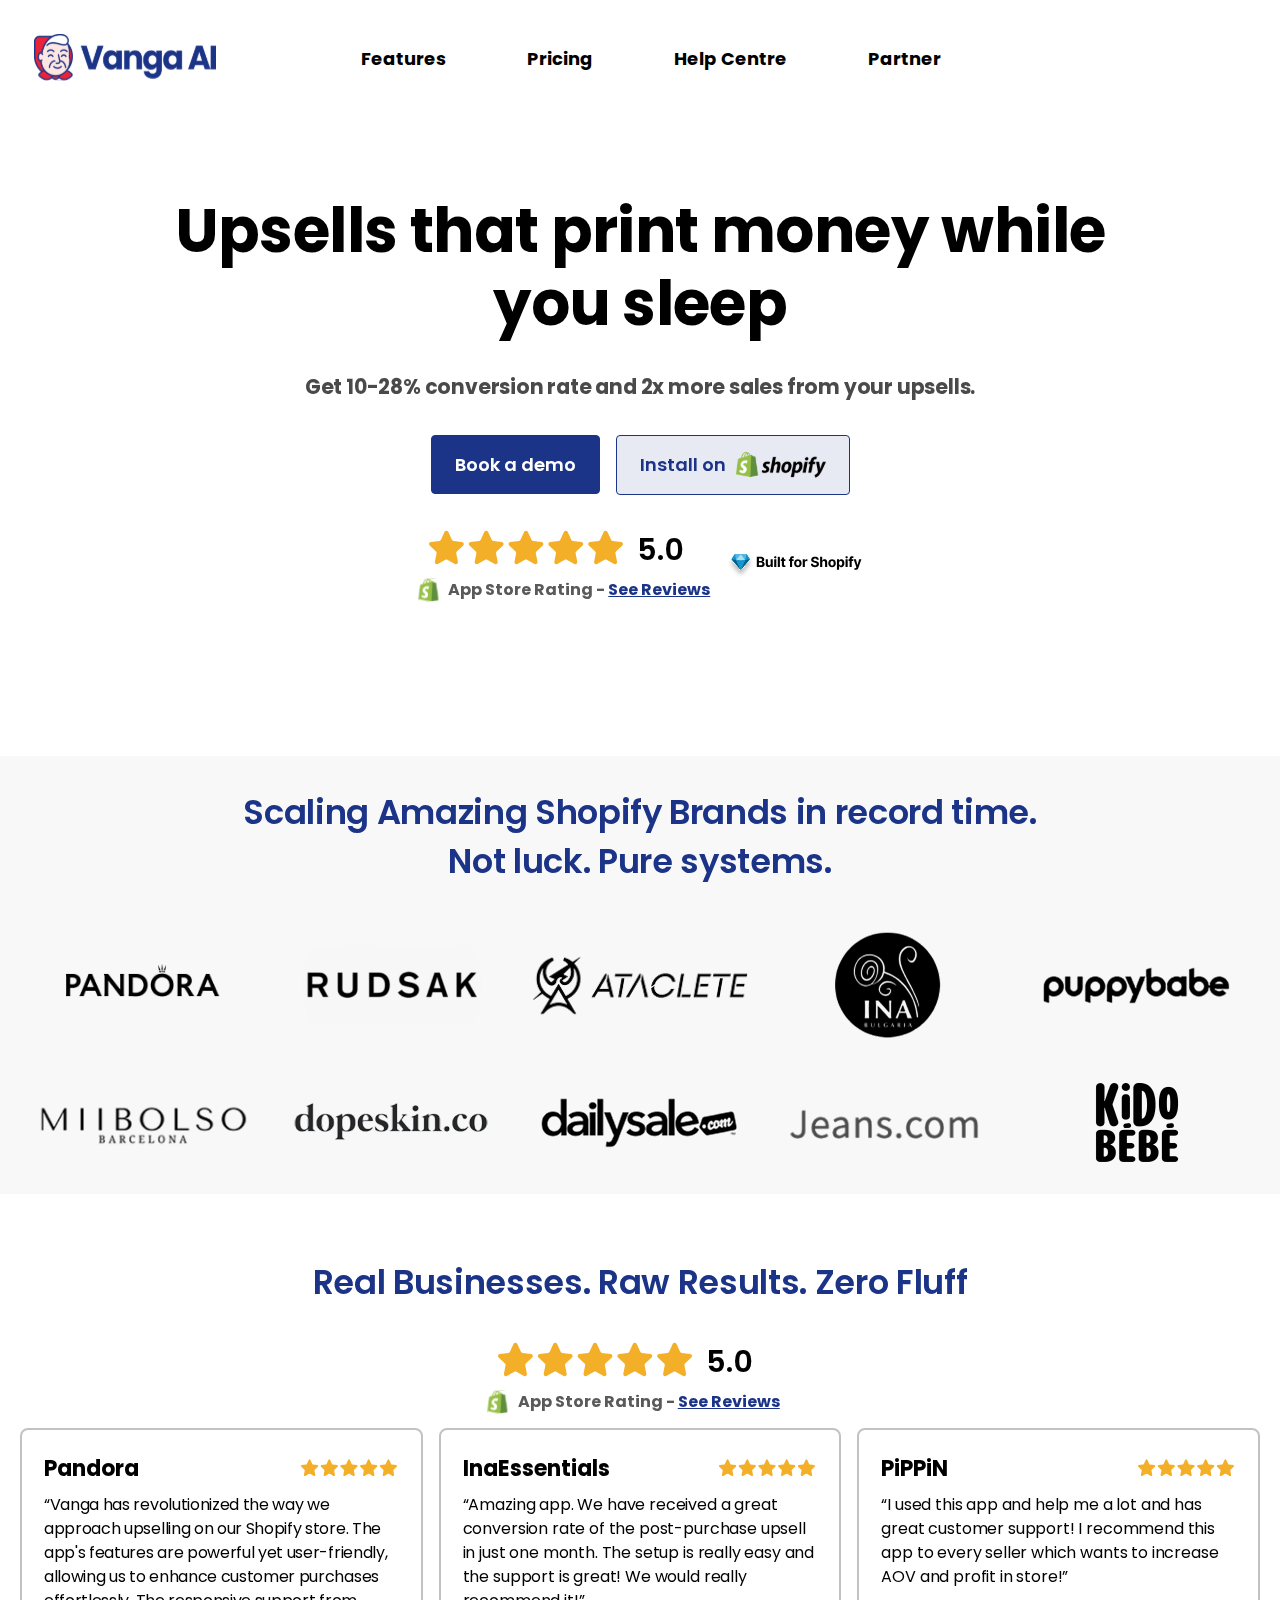
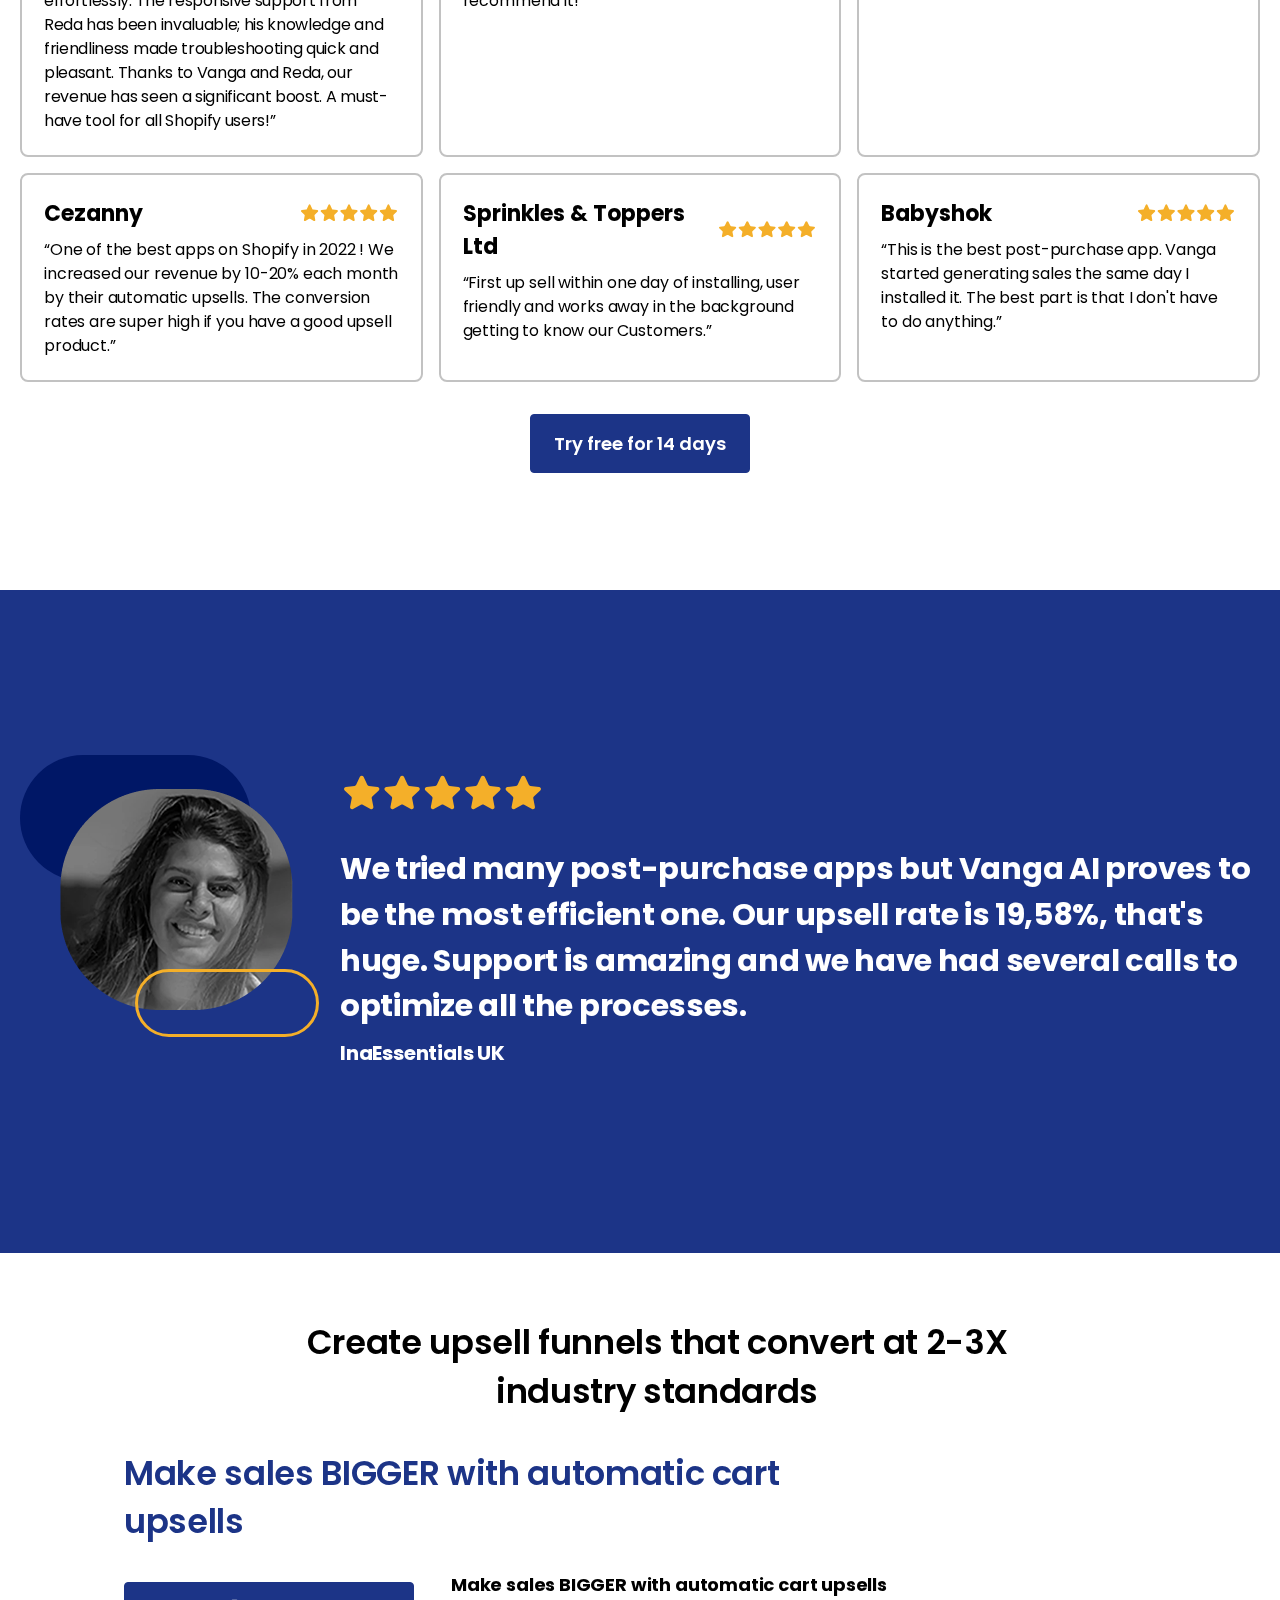
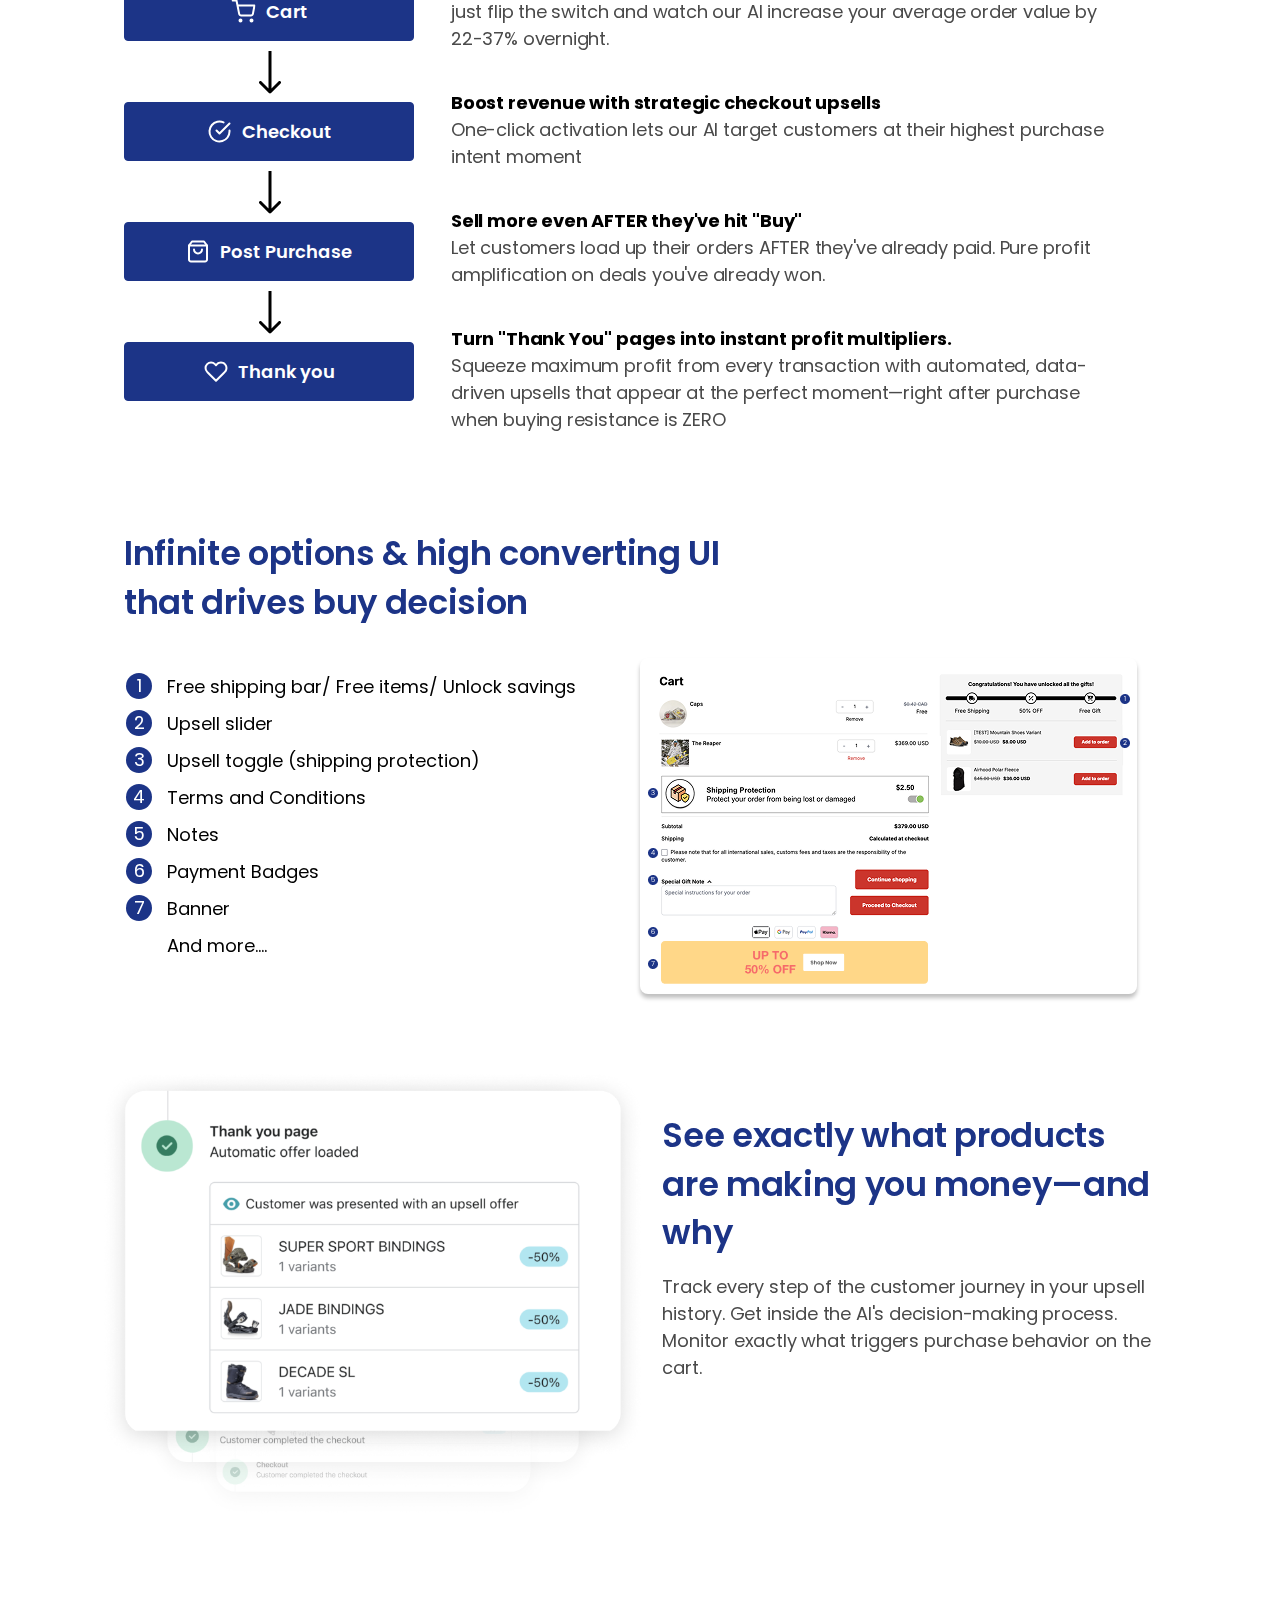
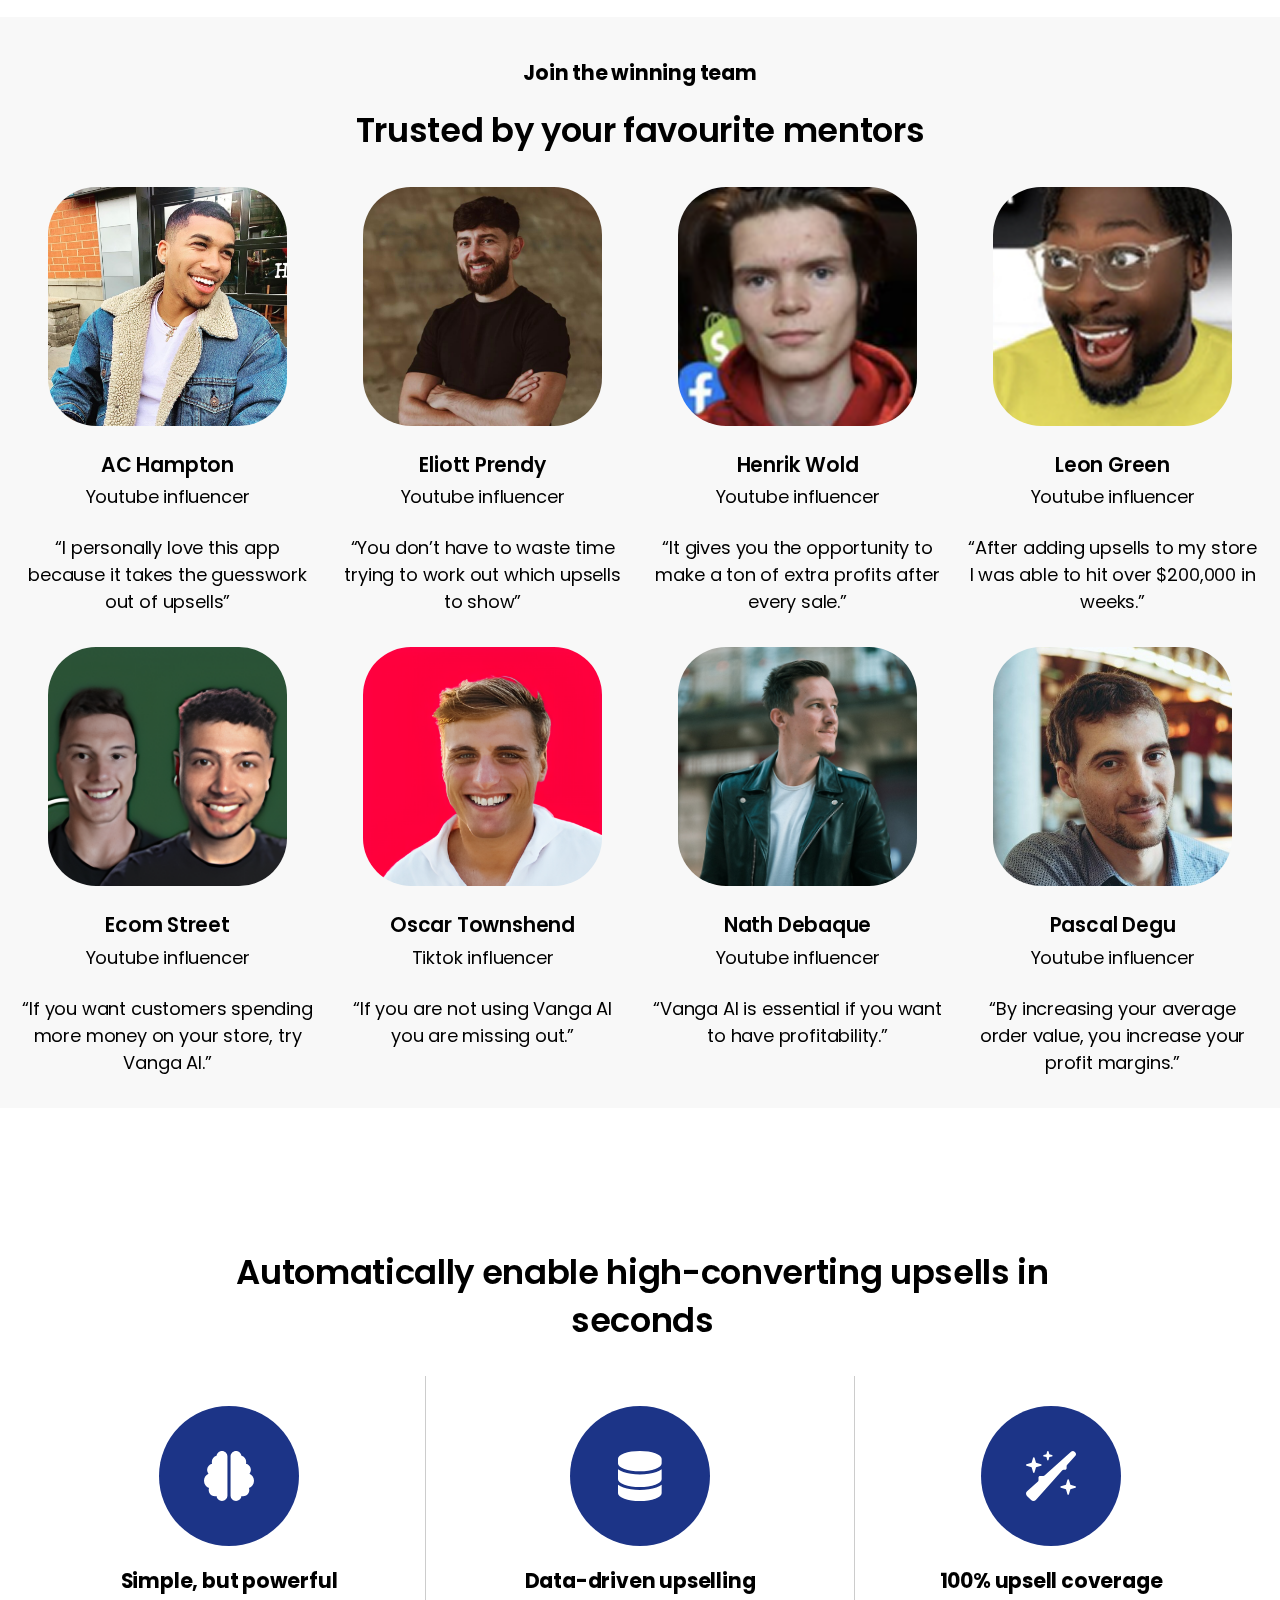
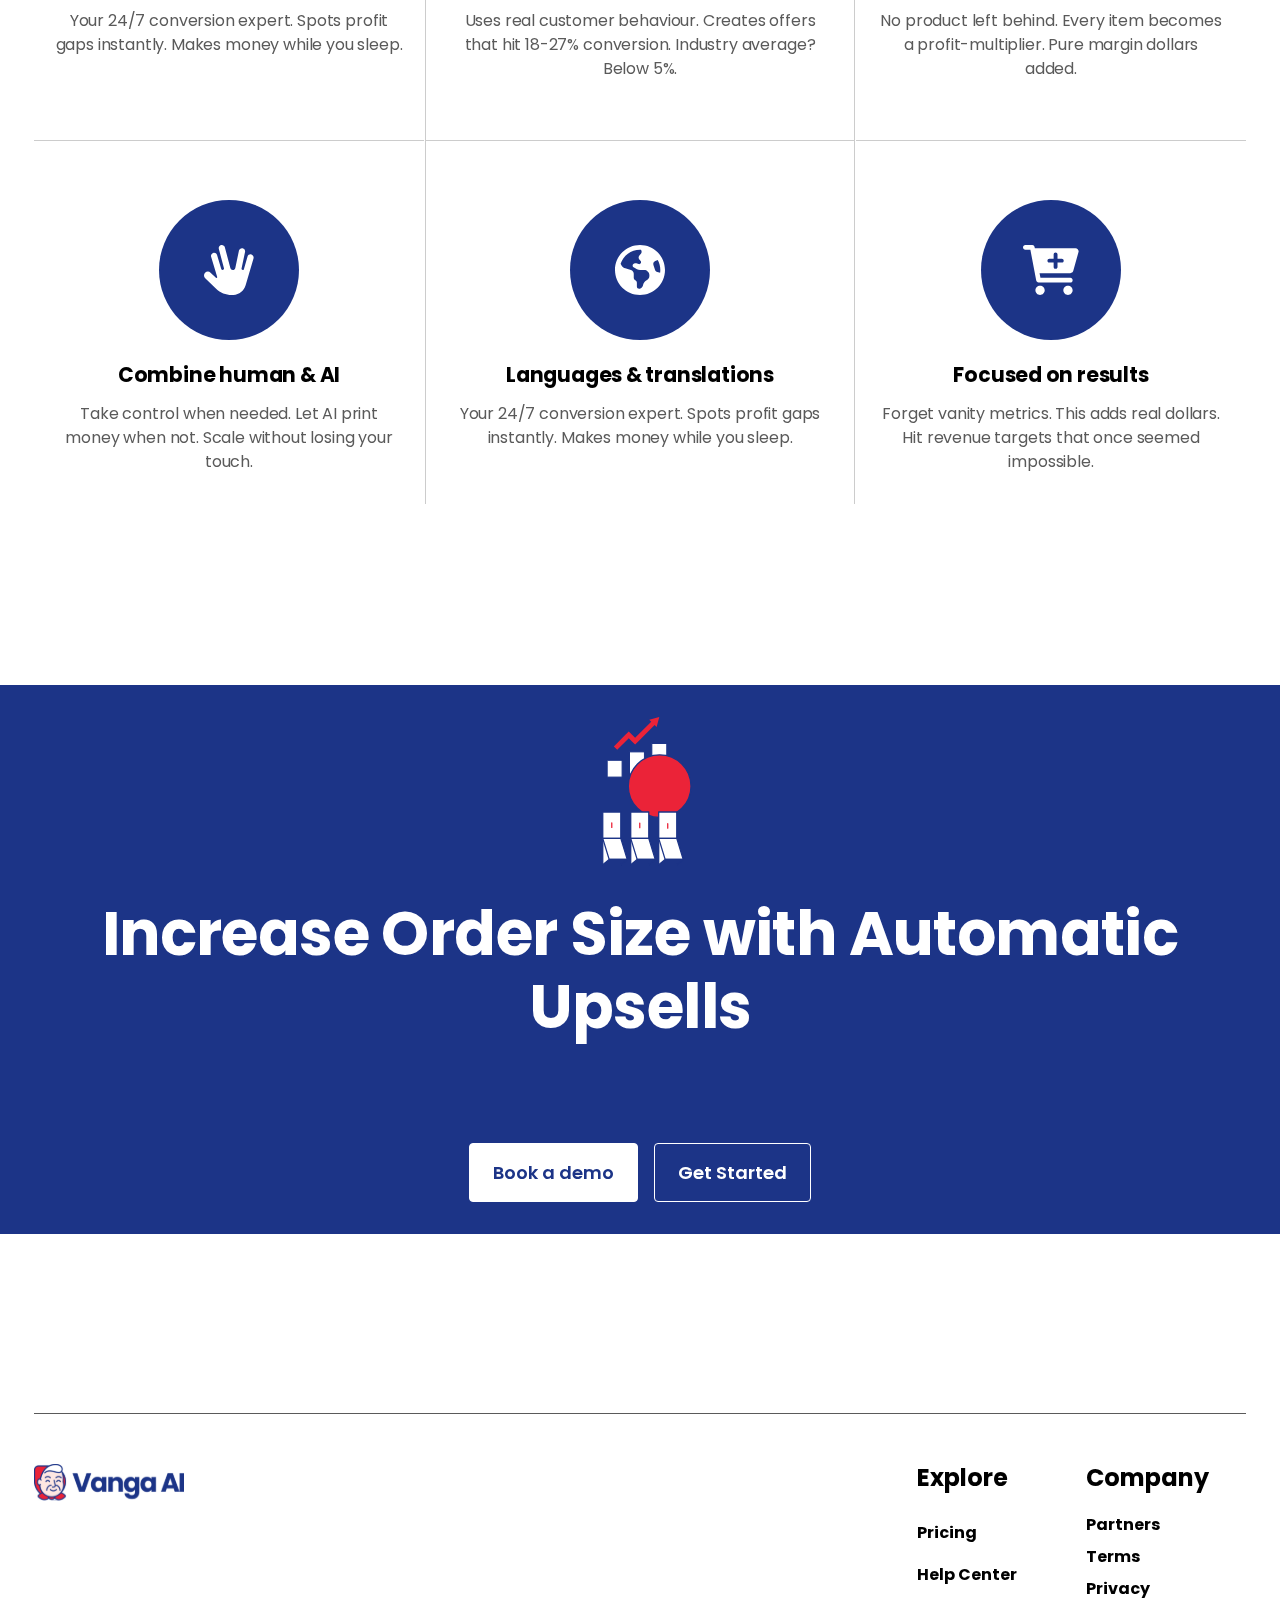
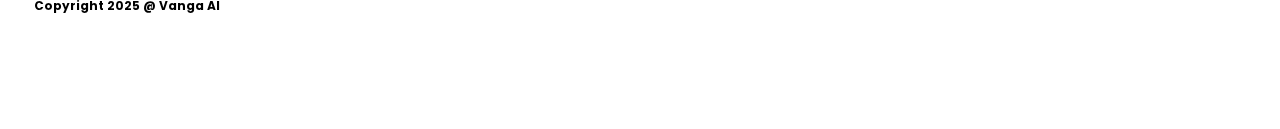
<file: index.html>
<!DOCTYPE html>
<html lang="en">
<head>
    <meta charset="UTF-8">
    <meta name="viewport" content="width=device-width, initial-scale=1.0">
    <title>Vanga AI</title>
    <link rel="stylesheet" href="assets/css/style.css">
    <link rel="stylesheet" href="assets/css/reponsive.css">
</head>
<body>
    <header id="header" class="px-20 header" >
        <div class="container">
            <div class="header-wrap">
                <div class="header-logo">
                    <a href="home.html">
                        <img src="assets/image/Vanga-ai-logo.svg" alt="Vanga AI">
                    </a>
                </div>
                <div class="header-menu">
                    <ul class="nav-menu hide-mb">
                        <li class="menu-item menu-item-parent">
                            <a href="#features" class="menu-link">Features</a>
                        </li>
                        <li class="menu-item"><a href="pricing.html" class="menu-link">Pricing</a></li>
                        <li class="menu-item"><a href="https://help.briocommerce.com/en/collections/6112555-vanga-ai"target="_blank" rel="noopener noreferrer" class="menu-link">Help Centre</a></li>
                        <li class="menu-item"><a href="partners.html" class="menu-link">Partner</a></li>
                    </ul>
                    <div class="menu-button hide-pc" aria-label="Menu Button">
                        <div>
                            <span></span>
                            <span></span>
                            <span></span>
                        </div>
                    </div>
                </div>

            </div>
            <div class="nav-mobile hide-pc">
                <ul class="nav-menu">
                    <li class="menu-item menu-item-parent">
                        <a href="#features" class="menu-link">Features</a>
                        <div class="sub-menu">
                            <p class="sub-menu-title">Product</p>
                            <ul class="sub-menu-list">
                                <li class="sub-menu-item new"><a href="#features">Cart Upsells</a></li>
                                <li class="sub-menu-item"><a href="#features">Post-Purchase Upsells</a></li>
                                <li class="sub-menu-item"><a href="#features">Thank You Page Upsells</a></li>
                            </ul>
                        </div>
                    </li>
                    <li class="menu-item"><a href="pricing.html" class="menu-link">Pricing</a></li>
                    <li class="menu-item"><a href="#" class="menu-link">Help Centre</a></li>
                    <li class="menu-item"><a href="partners.html" class="menu-link">Partner</a></li>
                </ul>
            </div>
        </div>
    </header>

    <body>
        <div id="site-main">
            <!-- Banner -->
            <section class="top-section home-banner px-20">
                <div class="container">
                    <div class="top-section-wrap">
                        <h1 class="site-heading home-heading col-black">
                            Upsells that print money while you sleep
                        </h1>
                        <p class="desc">Get 10-28% conversion rate and 2x more sales from your upsells.</p>
                        <div class="btn-group">
                            <a href="#" id="book-demo-btn-2" class="btn">Book a demo</a>
                            <a href="https://apps.shopify.com/upsellin"target="_blank" rel="noopener noreferrer" class="btn btn-install">
                                <span>Install on </span>
                                <img src="assets/image/shopify.svg" alt="shopify">
                            </a>
                        </div>
                        <div class="rate-group">
                            <div class="rate-review">
                                <div class="rate-top">
                                    <img src="assets/image/star.svg" alt="Rate star">
                                    <span>5.0</span>
                                </div>
                                <div class="rate-bottom">
                                    <img src="assets/image/shopify-logo.svg" alt="shopify">
                                    <p>App Store Rating - <a href="https://apps.shopify.com/upsellin/reviews">See Reviews</a></p>
                                </div>
                            </div>
                            <div class="rate-btn">
                                    <img src="assets/image/built-for-shopify.svg" alt="built for shopify">
                                </a>
                            </div>
                        </div>
                    </div>
                </div>
            </section>
            <!-- Scalin -->
            <section class="scaling-brands px-20">
                <div class="container">
                    <div class="scaling-brands-wrap">
                        <h2 class="site-title col-blue">Scaling Amazing Shopify Brands in record time.<br>Not luck. Pure systems.</h2>
                        <div class="brand-lists">
                            <div class="brand-item">
                                <img src="assets/image/pandora.png" alt="pandora">
                            </div>
                            <div class="brand-item">
                                <img src="assets/image/rudsak.png" alt="rudsak">
                            </div>
                            <div class="brand-item">
                                <img src="assets/image/ataclete.png" alt="ataclete">
                            </div>
                            <div class="brand-item">
                                <img src="assets/image/ina.png" alt="ina">
                            </div>
                            <div class="brand-item">
                                <img src="assets/image/puppybabe.png" alt="puppybabe">
                            </div>
                            <div class="brand-item">
                                <img src="assets/image/mibolso.png" alt="mibolso">
                            </div>
                            <div class="brand-item">
                                <img src="assets/image/dopeskin.png" alt="dopeskin">
                            </div>
                            <div class="brand-item">
                                <img src="assets/image/dailysale.png" alt="dailysale">
                            </div>
                            <div class="brand-item">
                                <img src="assets/image/Jeans.png" alt="Jeans">
                            </div>
                            <div class="brand-item">
                                <img src="assets/image/kidobebe.png" alt="kidobebe">
                            </div>
                            
                        </div>
                    </div>
                </div>
            </section>
            <!-- Reviews -->
            <section class="reviews px-20">
                <div class="container">
                    <div class="reviews-wrap">
                        <h2 class="site-title col-blue">Real Businesses. Raw Results. Zero Fluff</h2>
                        <div class="rate-group">
                            <div class="rate-review">
                                <div class="rate-top">
                                    <img src="assets/image/star.svg" alt="Rate star">
                                    <span>5.0</span>
                                </div>
                                <div class="rate-bottom">
                                    <img src="assets/image/shopify-logo.svg" alt="shopify">
                                    <p>App Store Rating - <a href="https://apps.shopify.com/upsellin/reviews">See Reviews</a></p>
                                </div>
                            </div>
                        </div>
                        <div class="review-list">
                            <div class="review-item">
                                <div class="review-tite">
                                    <h3 class="name">Pandora</h3>
                                    <img src="assets/image/star.svg" alt="Rate Star" class="rate">
                                </div>
                                <div class="content">
                                    “Vanga has revolutionized the way we approach upselling on our Shopify store. The app's features are powerful yet user-friendly, allowing us to enhance customer purchases effortlessly. The responsive support from Reda has been invaluable; his knowledge and friendliness made troubleshooting quick and pleasant. Thanks to Vanga and Reda, our revenue has seen a significant boost. A must-have tool for all Shopify users!”
                                </div>
                            </div>
                            <div class="review-item">
                                <div class="review-tite">
                                    <h3 class="name">InaEssentials</h3>
                                    <img src="assets/image/star.svg" alt="Rate Star" class="rate">
                                </div>
                                <div class="content">
                                    “Amazing app. We have received a great conversion rate of the post-purchase upsell in just one month. The setup is really easy and the support is great! We would really recommend it!”
                                </div>
                            </div>
                            <div class="review-item">
                                <div class="review-tite">
                                    <h3 class="name">PiPPiN</h3>
                                    <img src="assets/image/star.svg" alt="Rate Star" class="rate">
                                </div>
                                <div class="content">
                                    “I used this app and help me a lot and has great customer support! I recommend this app to every seller which wants to increase AOV and profit in store!”
                                </div>
                            </div>
                            <div class="review-item">
                                <div class="review-tite">
                                    <h3 class="name">Cezanny</h3>
                                    <img src="assets/image/star.svg" alt="Rate Star" class="rate">
                                </div>
                                <div class="content">
                                    “One of the best apps on Shopify in 2022 ! We increased our revenue by 10-20% each month by their automatic upsells. The conversion rates are super high if you have a good upsell product.”
                                </div>
                            </div>
                            <div class="review-item">
                                <div class="review-tite">
                                    <h3 class="name">Sprinkles & Toppers Ltd</h3>
                                    <img src="assets/image/star.svg" alt="Rate Star" class="rate">
                                </div>
                                <div class="content">
                                    “First up sell within one day of installing, user friendly and works away in the background getting to know our Customers.”
                                </div>
                            </div>
                            <div class="review-item">
                                <div class="review-tite">
                                    <h3 class="name">Babyshok</h3>
                                    <img src="assets/image/star.svg" alt="Rate Star" class="rate">
                                </div>
                                <div class="content">
                                    “This is the best post-purchase app. Vanga started generating sales the same day I installed it. The best part is that I don't have to do anything.”
                                </div>
                            </div>
                        </div>
                        <div class="review-btn">
                            <a href="https://apps.shopify.com/upsellin" target="_blank" rel="noopener noreferrer" class="btn">Try free for 14 days</a>
                        </div>
                    </div>
                </div>
            </section>
            <!-- Testimonial -->
            <section class="testimonial px-20 bg-blue">
                <div class="container">
                    <div class="testimonial-wrap">
                        <div class="testimonial-image">
                            <img src="assets/image/InaEssentials UK.png" alt="InaEssentials">
                        </div>
                        <div class="testimonial-content">
                            <img src="assets/image/star.svg" alt="">
                            <div class="content">We tried many post-purchase apps but Vanga AI proves to be the most efficient one. Our upsell rate is 19,58%, that's huge. Support is amazing and we have had several calls to optimize all the processes.</div>
                            <p class="author">InaEssentials UK</p>
                        </div>
                    </div>
                </div>
            </section>
            <!-- upsells -->
            <section id="features" class="cart-upsells px-20">
                <div class="container">
                    <div class="cart-upsell-wrap">
                        <div class="title-top">
                            <h2 class="site-title  col-black">Create upsell funnels that convert at 2-3X industry standards</h2>
                        </div>
                        <div class="cart-upsell-box box-step">
                            <h3 class="site-title title-box col-blue">
                                Make sales BIGGER with automatic cart upsells
                            </h3>
                            <div class="upsell-step">
                                <div class="step-item cart">
                                    <div class="step-btn btn">
                                        <img src="assets/image/shopping-cart.svg" alt="Cart">
                                        <span>Cart</span>
                                    </div>
                                    <div class="step-content">
                                        <strong>Make sales BIGGER with automatic cart upsells</strong>
                                        just flip the switch and watch our AI increase your average order value by 22-37% overnight.
                                    </div>
                                </div>
                                <div class="step-item checkout">
                                    <div class="step-btn btn">
                                        <img src="assets/image/check-circle.svg" alt="Checkout">
                                        <span>Checkout</span>
                                    </div>
                                    <div class="step-content">
                                        <strong>Boost revenue with strategic checkout upsells </strong>
                                        One-click activation lets our AI target customers at their highest purchase intent moment
                                    </div>
                                </div>
                                <div class="step-item post-purchase">
                                    <div class="step-btn btn">
                                        <img src="assets/image/shopping-bag.svg" alt="Post Purchase">
                                        <span>Post Purchase</span>
                                    </div>
                                    <div class="step-content">
                                        <strong>Sell more even AFTER they've hit "Buy"</strong>
                                        Let customers load up their orders AFTER they've already paid. Pure profit amplification on deals you've already won.
                                    </div>
                                </div>
                                <div class="step-item thank-you">
                                    <div class="step-btn btn">
                                        <img src="assets/image/heart.svg" alt="Thank you">
                                        <span>Thank you</span>
                                    </div>
                                    <div class="step-content">
                                        <strong>Turn "Thank You" pages into instant profit multipliers.</strong>
                                        Squeeze maximum profit from every transaction with automated, data-driven upsells that appear at the perfect moment—right after purchase when buying resistance is ZERO
                                    </div>
                                </div>
                            </div>
                        </div>
                        <div class="cart-upsell-box box-converting">
                            <h3 class="site-title title-box col-blue">
                                Infinite options & high converting UI that drives buy decision
                            </h3>
                            <div class="converting-ui">
                                <div class="box-left">
                                    <ul>
                                        <li>Free shipping bar/ Free items/ Unlock savings</li>
                                        <li>Upsell slider</li>
                                        <li>Upsell toggle (shipping protection)</li>
                                        <li>Terms and Conditions</li>
                                        <li>Notes</li>
                                        <li>Payment Badges</li>
                                        <li>Banner</li>
                                        <li>And more….</li>
                                    </ul>
                                </div>
                                <div class="box-right">
                                    <img src="assets/image/Infinite options.png" alt="Infinite options">
                                </div>
                            </div>
                        </div>
                        <div class="cart-upsell-box box-see">
                            
                            <div class="see-products">
                                <div class="box-left">
                                    <img src="assets/image/see-exactly.png" alt="Infinite options">
                                </div>
                                <div class="box-right">
                                    <h3 class="site-title title-box col-blue">
                                        See exactly what products are making you money—and why
                                    </h3>
                                    <p class="content">
                                        Track every step of the customer journey in your upsell history. Get inside the AI's decision-making process. Monitor exactly what triggers purchase behavior on the cart.
                                    </p>
                                </div>
                            </div>
                        </div>
                    </div>
                </div>
            </section>
            <!-- Teams -->
            <section class="teams px-20">
                <div class="container">
                    <div class="teams-wrap">
                        <div class="team-heading">
                            <div class="sub-title">Join the winning team</div>
                            <h2 class="site-title col-black">Trusted by your favourite mentors</h2>
                        </div>
                        <div class="team-lists">
                            <div class="team-item">
                                <div class="item-image">
                                    <img src="./assets/image/AC Hampton.png" alt="AC Hampton" class="thumbnail">
                                </div>
                                    <h4 class="name">AC Hampton</h4>
                                    <p class="influencer">Youtube influencer</p>
                                    <p class="testimonial">“I personally love this app because it takes the guesswork out of upsells”</p>
                            </div>

                            <div class="team-item">
                                <div class="item-image">
                                    <img src="assets/image/Eliott Prendy.png" alt="Eliott Prendy" class="thumbnail">
                                </div>
                                    <h4 class="name">Eliott Prendy</h4>
                                    <p class="influencer">Youtube influencer</p>
                                    <p class="testimonial">“You don’t have to waste time trying to work out which upsells to show”</p>
                            </div>

                            <div class="team-item">
                                <div class="item-image">
                                    <img src="assets/image/Henrik Wold.png" alt="Henrik Wold" class="thumbnail">
                                </div>
                                    <h4 class="name">Henrik Wold</h4>
                                    <p class="influencer">Youtube influencer</p>
                                    <p class="testimonial">“It gives you the opportunity to make a ton of extra profits after every sale.”</p>
                            </div>

                            <div class="team-item">
                                <div class="item-image">
                                    <img src="assets/image/Leon Green.png" alt="Leon Green" class="thumbnail">
                                </div>
                                    <h4 class="name">Leon Green</h4>
                                    <p class="influencer">Youtube influencer</p>
                                    <p class="testimonial">“After adding upsells to my store I was able to hit over $200,000 in weeks.”</p>
                            </div>

                            <div class="team-item">
                                <div class="item-image">
                                    <img src="assets/image/Ecom Street.png" alt="Ecom Street" class="thumbnail">
                                </div>
                                    <h4 class="name">Ecom Street</h4>
                                    <p class="influencer">Youtube influencer</p>
                                    <p class="testimonial">“If you want customers spending more money on your store, try Vanga AI.”</p>
                            </div>

                            <div class="team-item">
                                <div class="item-image">
                                    <img src="assets/image/Oscar Townshend.png" alt="Oscar Townshend" class="thumbnail">
                                </div>
                                    <h4 class="name">Oscar Townshend</h4>
                                    <p class="influencer">Tiktok influencer</p>
                                    <p class="testimonial">“If you are not using Vanga AI you are missing out.”</p>
                            </div>

                            <div class="team-item">
                                <div class="item-image">
                                    <img src="assets/image/Nath Debaque.png" alt="Nath Debaque" class="thumbnail">
                                </div>
                                    <h4 class="name">Nath Debaque</h4>
                                    <p class="influencer">Youtube influencer</p>
                                    <p class="testimonial">“Vanga AI is essential if you want to have profitability.”</p>
                            </div>

                            <div class="team-item">
                                <div class="item-image">
                                    <img src="assets/image/Pascal Degu.png" alt="Pascal Degu" class="thumbnail">
                                </div>
                                    <h4 class="name">Pascal Degu</h4>
                                    <p class="influencer">Youtube influencer</p>
                                    <p class="testimonial">“By increasing your average order value, you increase your profit margins.”</p>
                            </div>
                        </div>
                    </div>
                </div>
            </section>
            <!-- automatically  -->
            <section class="automatically px-20">
                <div class="container">
                    <div class="automatically-wrap">
                        <h2 class="site-title col-black">Automatically enable high-converting upsells in seconds</h2>
                        <div class="automatically-list">
                            <div class="automatically-item">
                                <div class="icon">
                                    <img src="assets/image/brain.svg" alt="Simple, but powerful">
                                </div>
                                <div class="content">
                                    <h3 class="title">Simple, but powerful</h3>
                                    <p class="text">Your 24/7 conversion expert. Spots profit gaps instantly. Makes money while you sleep.</p>
                                </div>
                            </div>
                            
                            <div class="automatically-item">
                                <div class="icon">
                                    <img src="assets/image/data.svg" alt="Data-driven upselling">
                                </div>
                                <div class="content">
                                    <h3 class="title">Data-driven upselling</h3>
                                    <p class="text">Uses real customer behaviour. Creates offers that hit 18-27% conversion. Industry average? Below 5%.</p>
                                </div>
                            </div>

                            <div class="automatically-item">
                                <div class="icon">
                                    <img src="assets/image/coverage.svg" alt="100% upsell coverage">
                                </div>
                                <div class="content">
                                    <h3 class="title">100% upsell coverage</h3>
                                    <p class="text">No product left behind. Every item becomes a profit-multiplier. Pure margin dollars added.</p>
                                </div>
                            </div>

                            <div class="automatically-item">
                                <div class="icon">
                                    <img src="assets/image/hand.svg" alt="Combine human & AI">
                                </div>
                                <div class="content">
                                    <h3 class="title">Combine human & AI</h3>
                                    <p class="text">Take control when needed. Let AI print money when not. Scale without losing your touch.</p>
                                </div>
                            </div>
                            
                            <div class="automatically-item">
                                <div class="icon">
                                    <img src="assets/image/languages.svg" alt="Languages & translations">
                                </div>
                                <div class="content">
                                    <h3 class="title">Languages & translations</h3>
                                    <p class="text">Your 24/7 conversion expert. Spots profit gaps instantly. Makes money while you sleep.</p>
                                </div>
                            </div>

                            <div class="automatically-item">
                                <div class="icon">
                                    <img src="assets/image/cart.svg" alt="Focused on results">
                                </div>
                                <div class="content">
                                    <h3 class="title">Focused on results</h3>
                                    <p class="text">Forget vanity metrics. This adds real dollars. Hit revenue targets that once seemed impossible.</p>
                                </div>
                            </div>
                        </div>

                    </div>
                </div>
            </section>
            <!-- Increase Order -->
            <section class="increase-order px-20 bg-blue">
                <div class="container">
                    <div class="increase-order-wrap">
                        <img src="assets/image/increase-order.svg" alt="Increase Order" class="icon">
                        <h2 class="title col-white">Increase Order Size with Automatic Upsells</h2>
                        <div class="btn-box">
                         <a href="#" id="book-demo-btn" class="btn btn-white">Book a demo</a>
                            <a href="https://apps.shopify.com/upsellin" target="_blank" rel="noopener noreferrer" class="btn btn-no">Get Started</a>
                        </div>
                    </div>
                </div>
            </section>
        </div>
        <script>
  var APP_ID = "ar9c7ps5"; // Your actual Intercom Workspace ID

  window.intercomSettings = {
    app_id: APP_ID
  };
</script>

<script>
  (function() {
    var w = window;
    var ic = w.Intercom;

    if (typeof ic === "function") {
      ic('reattach_activator');
      ic('update', w.intercomSettings);
    } else {
      var d = document;
      var i = function() { i.c(arguments); };
      i.q = [];
      i.c = function(args) { i.q.push(args); };
      w.Intercom = i;

      var l = function() {
        var s = d.createElement('script');
        s.type = 'text/javascript';
        s.async = true;
        s.src = 'https://widget.intercom.io/widget/' + APP_ID;
        var x = d.getElementsByTagName('script')[0];
        x.parentNode.insertBefore(s, x);
      };

      if (w.attachEvent) {
        w.attachEvent('onload', l);
      } else {
        w.addEventListener('load', l, false);
      }
    }
  })();
</script>
<script>
  document.addEventListener('DOMContentLoaded', function () {
    function openIntercom(e) {
      e.preventDefault();
      if (typeof Intercom === 'function') {
        Intercom('show');
      }
    }

    // Handle specific button IDs (if present)
    var demoBtn1 = document.getElementById('book-demo-btn');
    var demoBtn2 = document.getElementById('book-demo-btn-2');

    if (demoBtn1) demoBtn1.addEventListener('click', openIntercom);
    if (demoBtn2) demoBtn2.addEventListener('click', openIntercom);

    // Also find all <a> elements with inner text "Book a demo"
    var links = document.querySelectorAll('a.btn, a.btn-white');

    links.forEach(function(link) {
      if (link.textContent.trim().toLowerCase() === 'book a demo') {
        link.addEventListener('click', openIntercom);
      }
    });
  });
</script>

    </body>

    <footer id="footer" class="px-20 footer">
        <div class="container">
            <div class="footer-wrap">
                <div class="footer-top">
                    <div class="footer-item item-logo">
                        <div class="footer-logo">
                            <a href="home.html">
                                <img src="assets/image/Vanga-AI.svg" alt="Vanga AI">
                            </a>
                        </div>
                    </div>
                    <div class="footer-item-group-right">
                    <div class="footer-item item-menu explore">
                        <h4 class="title">Explore</h4>
                        <ul class="footer-nav">
                            <li class="menu-item"><a href="pricing.html">Pricing</a></li>
                            <li class="menu-item"><a href="#">Help Center</a></li>
                        </ul>
                    </div>
                    <div class="footer-item item-menu company">
                        <h4 class="title">Company</h4>
                        <ul class="footer-nav">
                            <li class="menu-item"><a href="partners.html">Partners</a></li>
                            <li class="menu-item"><a href="https://briocommerce.com/terms.html" target="_blank" rel="noopener noreferrer">Terms</a></li>
                            <li class="menu-item"><a href="https://briocommerce.com/privacy.html" target="_blank" rel="noopener noreferrer">Privacy</a></li>
                        </ul>
                    </div>
                </div>
                </div>
                <div class="footer-bottom">
                    <p class="copyright">Copyright 2025 @ Vanga AI</p>
                </div>
            </div>
        </div>
    </footer>

    <script src="https://code.jquery.com/jquery-3.6.0.min.js"></script>
    <script src="assets/js/style.js"></script>
</body>
</html>
</file>
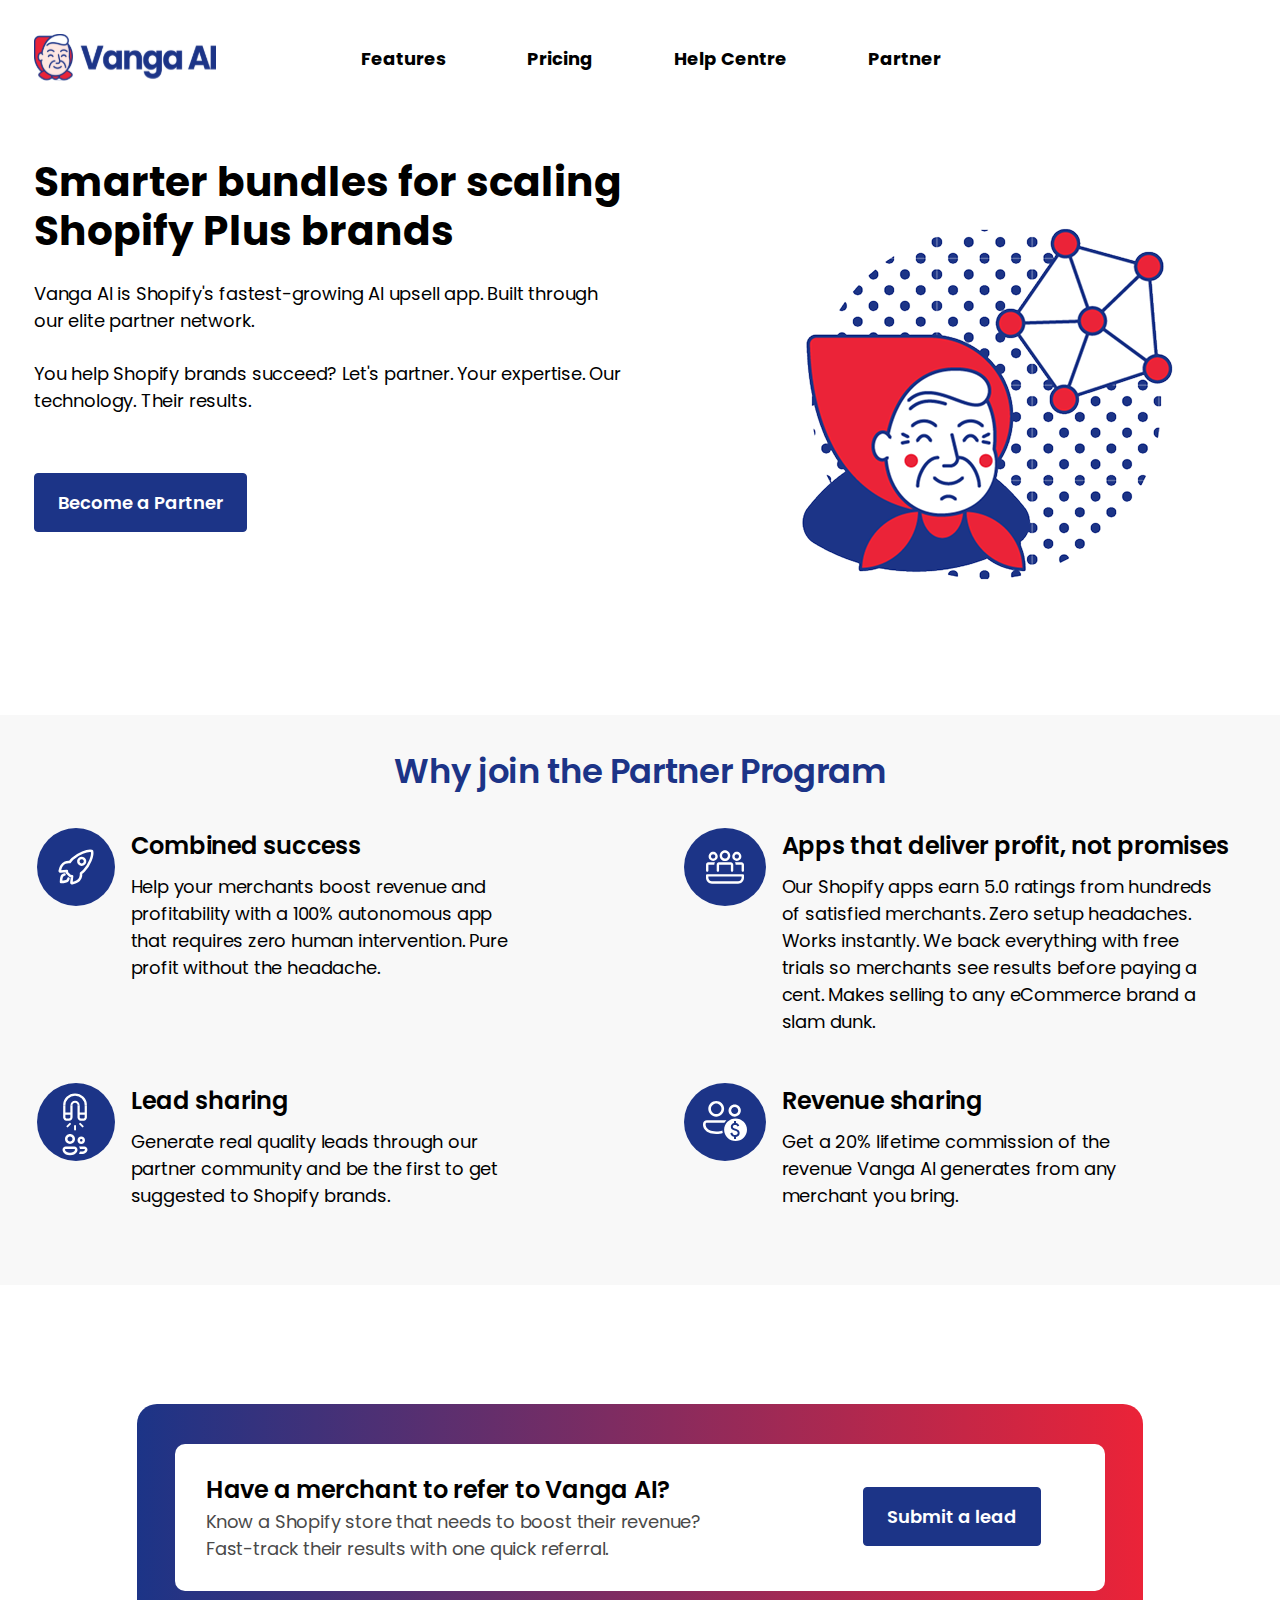
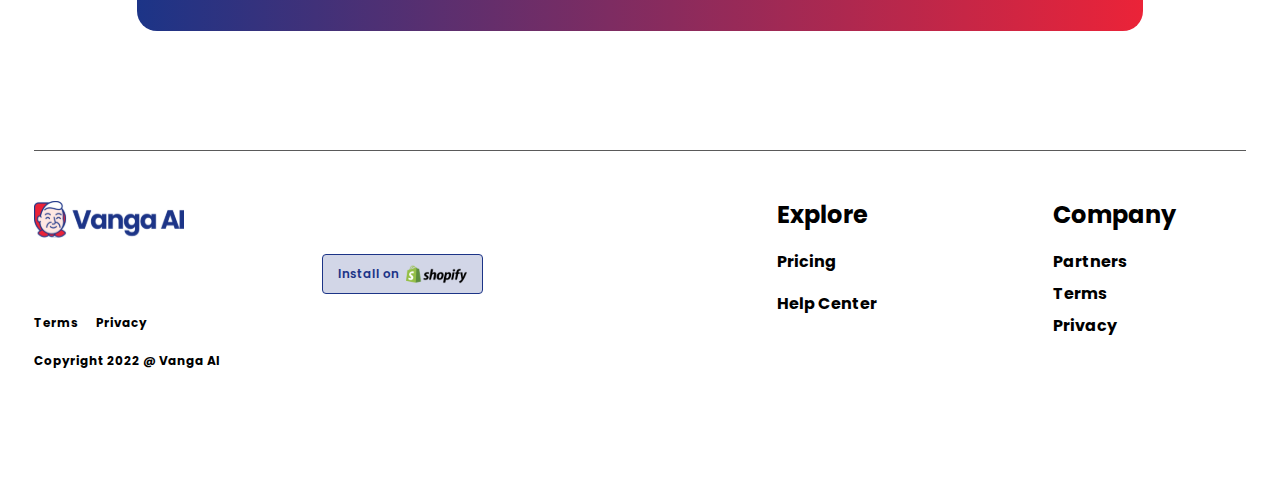
<file: partners.html>
<!DOCTYPE html>
<html lang="en">
<head>
    <meta charset="UTF-8">
    <meta name="viewport" content="width=device-width, initial-scale=1.0">
    <title>Vanga AI</title>
    <link rel="stylesheet" href="assets/css/style.css">
    <link rel="stylesheet" href="assets/css/reponsive.css">
</head>
<body>
    <header id="header" class="px-20 header" >
        <div class="container">
            <div class="header-wrap">
                <div class="header-logo">
                    <a href="home.html">
                        <img src="assets/image/Vanga-ai-logo.svg" alt="Vanga AI">
                    </a>
                </div>
                <div class="header-menu">
                    <ul class="nav-menu hide-mb">
                        <li class="menu-item menu-item-parent">
                            <a href="#" class="menu-link">Features</a>
                            <div class="sub-menu">
                                <p class="sub-menu-title">Product</p>
                                <ul class="sub-menu-list">
                                    <li class="sub-menu-item new"><a href="#">Cart Upsells</a></li>
                                    <li class="sub-menu-item"><a href="#">Post-Purchase Upsells</a></li>
                                    <li class="sub-menu-item"><a href="#">Thank You Page Upsells</a></li>
                                </ul>
                            </div>
                        </li>
                        <li class="menu-item"><a href="pricing.html" class="menu-link">Pricing</a></li>
                        <li class="menu-item"><a href="#" class="menu-link">Help Centre</a></li>
                        <li class="menu-item"><a href="partners.html" class="menu-link">Partner</a></li>
                    </ul>
                    <div class="menu-button hide-pc" aria-label="Menu Button">
                        <div>
                            <span></span>
                            <span></span>
                            <span></span>
                        </div>
                    </div>
                </div>

            </div>
            <div class="nav-mobile hide-pc">
                <ul class="nav-menu">
                    <li class="menu-item menu-item-parent">
                        <a href="#" class="menu-link">Features</a>
                        <div class="sub-menu">
                            <p class="sub-menu-title">Product</p>
                            <ul class="sub-menu-list">
                                <li class="sub-menu-item new"><a href="#">Cart Upsells</a></li>
                                <li class="sub-menu-item"><a href="#">Post-Purchase Upsells</a></li>
                                <li class="sub-menu-item"><a href="#">Thank You Page Upsells</a></li>
                            </ul>
                        </div>
                    </li>
                    <li class="menu-item"><a href="pricing.html" class="menu-link">Pricing</a></li>
                    <li class="menu-item"><a href="#" class="menu-link">Help Centre</a></li>
                    <li class="menu-item"><a href="partners.html" class="menu-link">Partner</a></li>
                </ul>
            </div>
        </div>
    </header>

    <body>
        <div id="site-main">
            <!-- Banner -->
            <section class="top-section partner-banner px-20">
                <div class="container">
                    <div class="top-section-wrap">
                        <div class="box-left">
                            <h1 class="site-heading col-black">Smarter bundles for scaling Shopify Plus brands</h1>
                            <div class="desc">
                                <p>Vanga AI is Shopify's fastest-growing AI upsell app. Built through our elite partner network.</p>
                                <p>You help Shopify brands succeed? Let's partner. Your expertise. Our technology. Their results.</p>
                            </div>
                            <div class="btn-box">
                                <a href="#" class="btn">Become a Partner</a>
                            </div>
                        </div>
                        <div class="box-right">
                            <img src="assets/image/Baba Vanga.png" alt="Baba Vanga">
                        </div>
                    </div>
                </div>
            </section>
            <!-- Why join -->
            <section class="why-join px-20">
                <div class="container">
                    <div class="why-join-wrap">
                        <h2 class="site-title col-blue">Why join the Partner Program</h2>
                        <div class="why-join-lists">
                            <div class="list-item combined-success">
                                <div class="item-icon">
                                    <img src="assets/image/rocket-outline.svg" alt="Combined success">
                                </div>
                                <div class="item-content">
                                    <h3 class="title">Combined success</h3>
                                    <p class="text">Help your merchants boost revenue and profitability with a 100% autonomous app that requires zero human intervention. Pure profit without the headache.</p>
                                </div>
                            </div>

                            <div class="list-item not-promises">
                                <div class="item-icon">
                                    <img src="assets/image/people.svg" alt="Apps that deliver profit, not promises">
                                </div>
                                <div class="item-content">
                                    <h3 class="title">Apps that deliver profit, not promises</h3>
                                    <p class="text">Our Shopify apps earn 5.0 ratings from hundreds of satisfied merchants. Zero setup headaches. Works instantly. We back everything with free trials so merchants see results before paying a cent. Makes selling to any eCommerce brand a slam dunk.</p>
                                </div>
                            </div>

                            <div class="list-item lead-sharing">
                                <div class="item-icon">
                                    <img src="assets/image/people-2.svg" alt="Lead sharing">
                                </div>
                                <div class="item-content">
                                    <h3 class="title">Lead sharing</h3>
                                    <p class="text">Generate real quality leads through our partner community and be the first to get suggested to Shopify brands.</p>
                                </div>
                            </div>

                            <div class="list-item revenue-sharing">
                                <div class="item-icon">
                                    <img src="assets/image/people-money.svg" alt="Revenue sharing">
                                </div>
                                <div class="item-content">
                                    <h3 class="title">Revenue sharing</h3>
                                    <p class="text">Get a 20% lifetime commission of the revenue Vanga AI generates from any merchant you bring.</p>
                                </div>
                            </div>
                        </div>
                    </div>
                </div>
            </section>
            <!-- Submit  a Lead -->
            <section class="submit-lead px-20">
                <div class="container">
                    <div class="submit-lead-wrap">
                        <div class="submit-lead-box">
                            <div class="box-left">
                                <h3 class="title">Have a merchant to refer to Vanga AI?</h3>
                                <p class="text">Know a Shopify store that needs to boost their revenue? Fast-track their results with one quick referral.</p>
                            </div>
                            <div class="btn-box">
                                <a href="#" class="btn">Submit a lead</a>
                            </div>
                        </div>
                    </div>
                </div>
            </section>

        </div>
    </body>

    <footer id="footer" class="px-20 footer">
        <div class="container">
            <div class="footer-wrap">
                <div class="footer-top">
                    <div class="footer-item item-logo">
                        <div class="footer-logo">
                            <a href="home.html">
                                <img src="assets/image/Vanga-AI.svg" alt="Vanga AI">
                            </a>
                        </div>
                    </div>
                    <div class="footer-item item-install">
                        <a href="#" class="btn btn-install">
                            <span>Install on </span>
                            <img src="assets/image/shopify.svg" alt="Install on shopify">
                        </a>
                    </div>
                    <div class="footer-item item-menu explore">
                        <h4 class="title">Explore</h4>
                        <ul class="footer-nav">
                            <li class="menu-item"><a href="pricing.html">Pricing</a></li>
                            <li class="menu-item"><a href="#">Help Center</a></li>
                        </ul>
                    </div>
                    <div class="footer-item item-menu company">
                        <h4 class="title">Company</h4>
                        <ul class="footer-nav">
                            <li class="menu-item"><a href="partners.html">Partners</a></li>
                            <li class="menu-item"><a href="#">Terms</a></li>
                            <li class="menu-item"><a href="#">Privacy</a></li>
                        </ul>
                    </div>
                </div>
                <div class="footer-bottom">
                    <ul class="term-privacy">
                        <li class="item"><a href="#">Terms</a></li>
                        <li class="item"><a href="#">Privacy</a></li>
                    </ul>
                    <p class="copyright">Copyright 2022 @ Vanga AI</p>
                </div>
            </div>
        </div>
    </footer>

    <script src="https://code.jquery.com/jquery-3.6.0.min.js"></script>
    <script src="assets/js/style.js"></script>
</body>
</html>
</file>
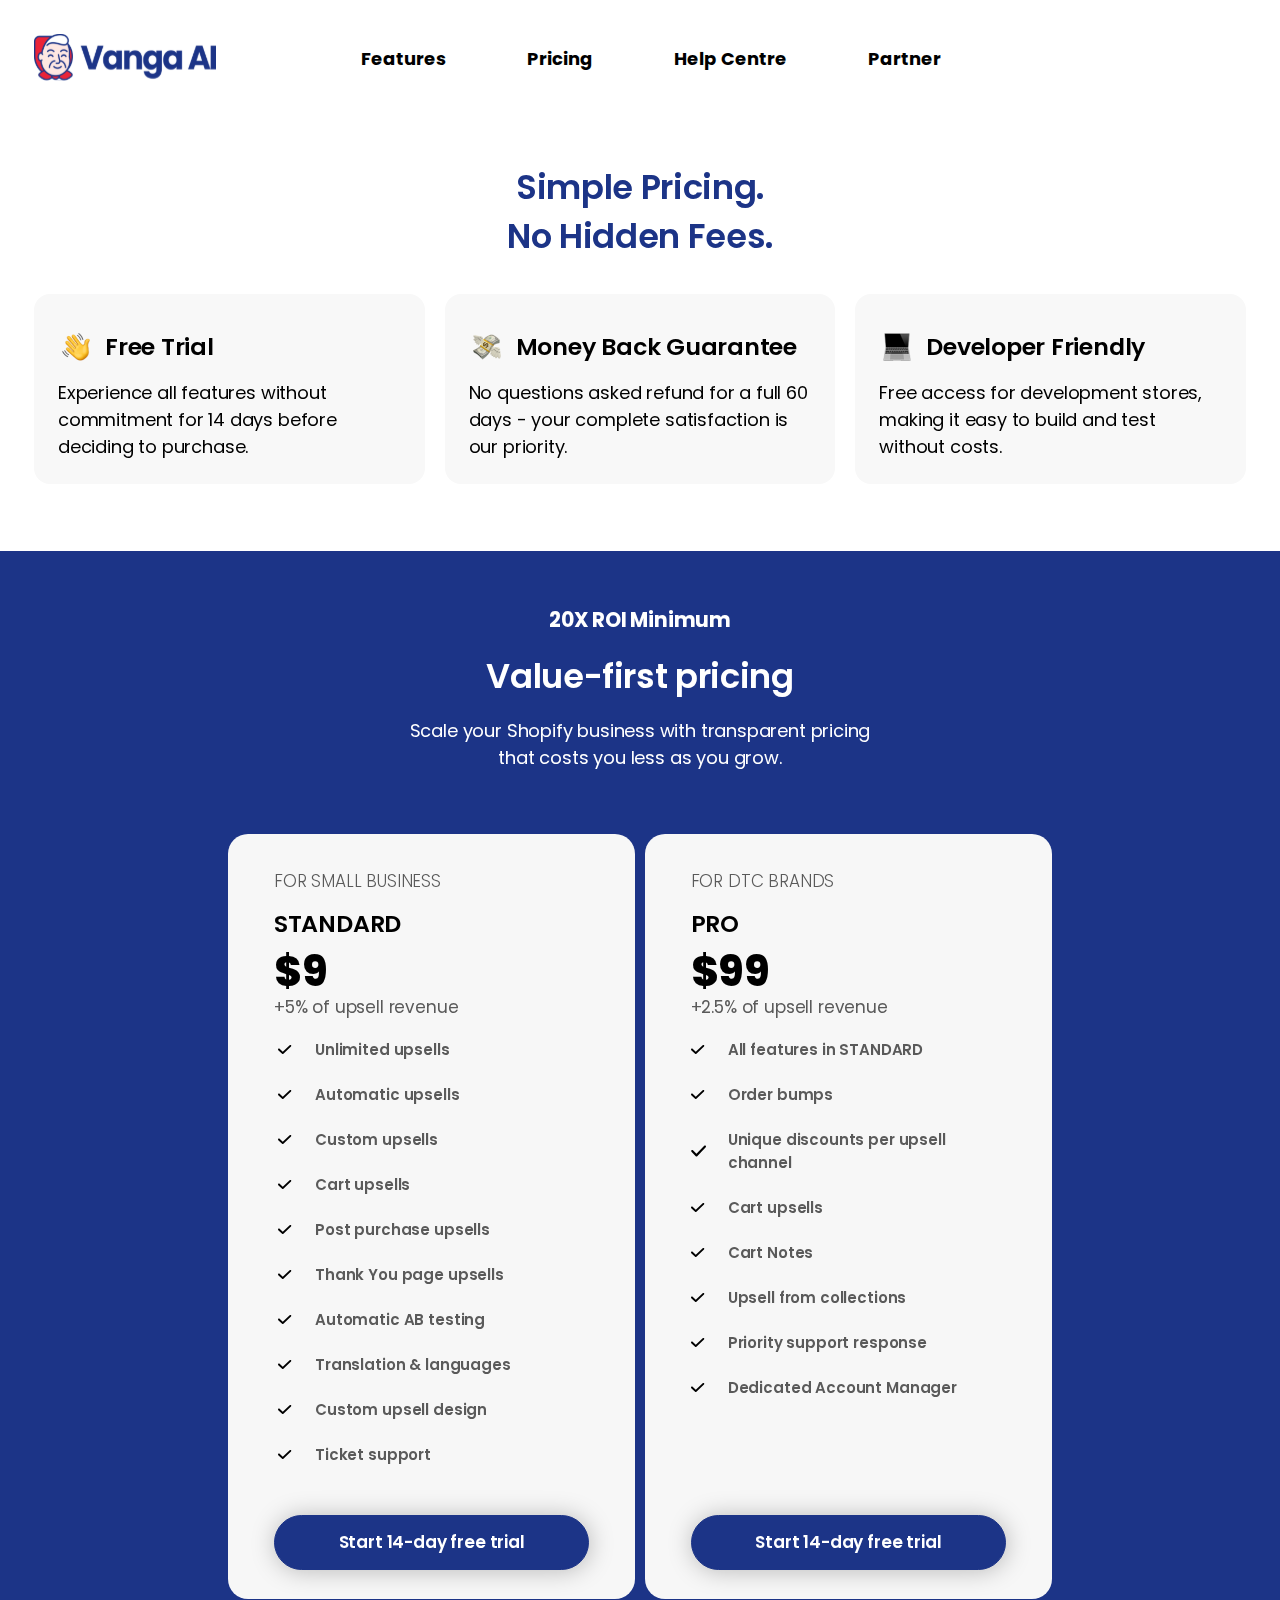
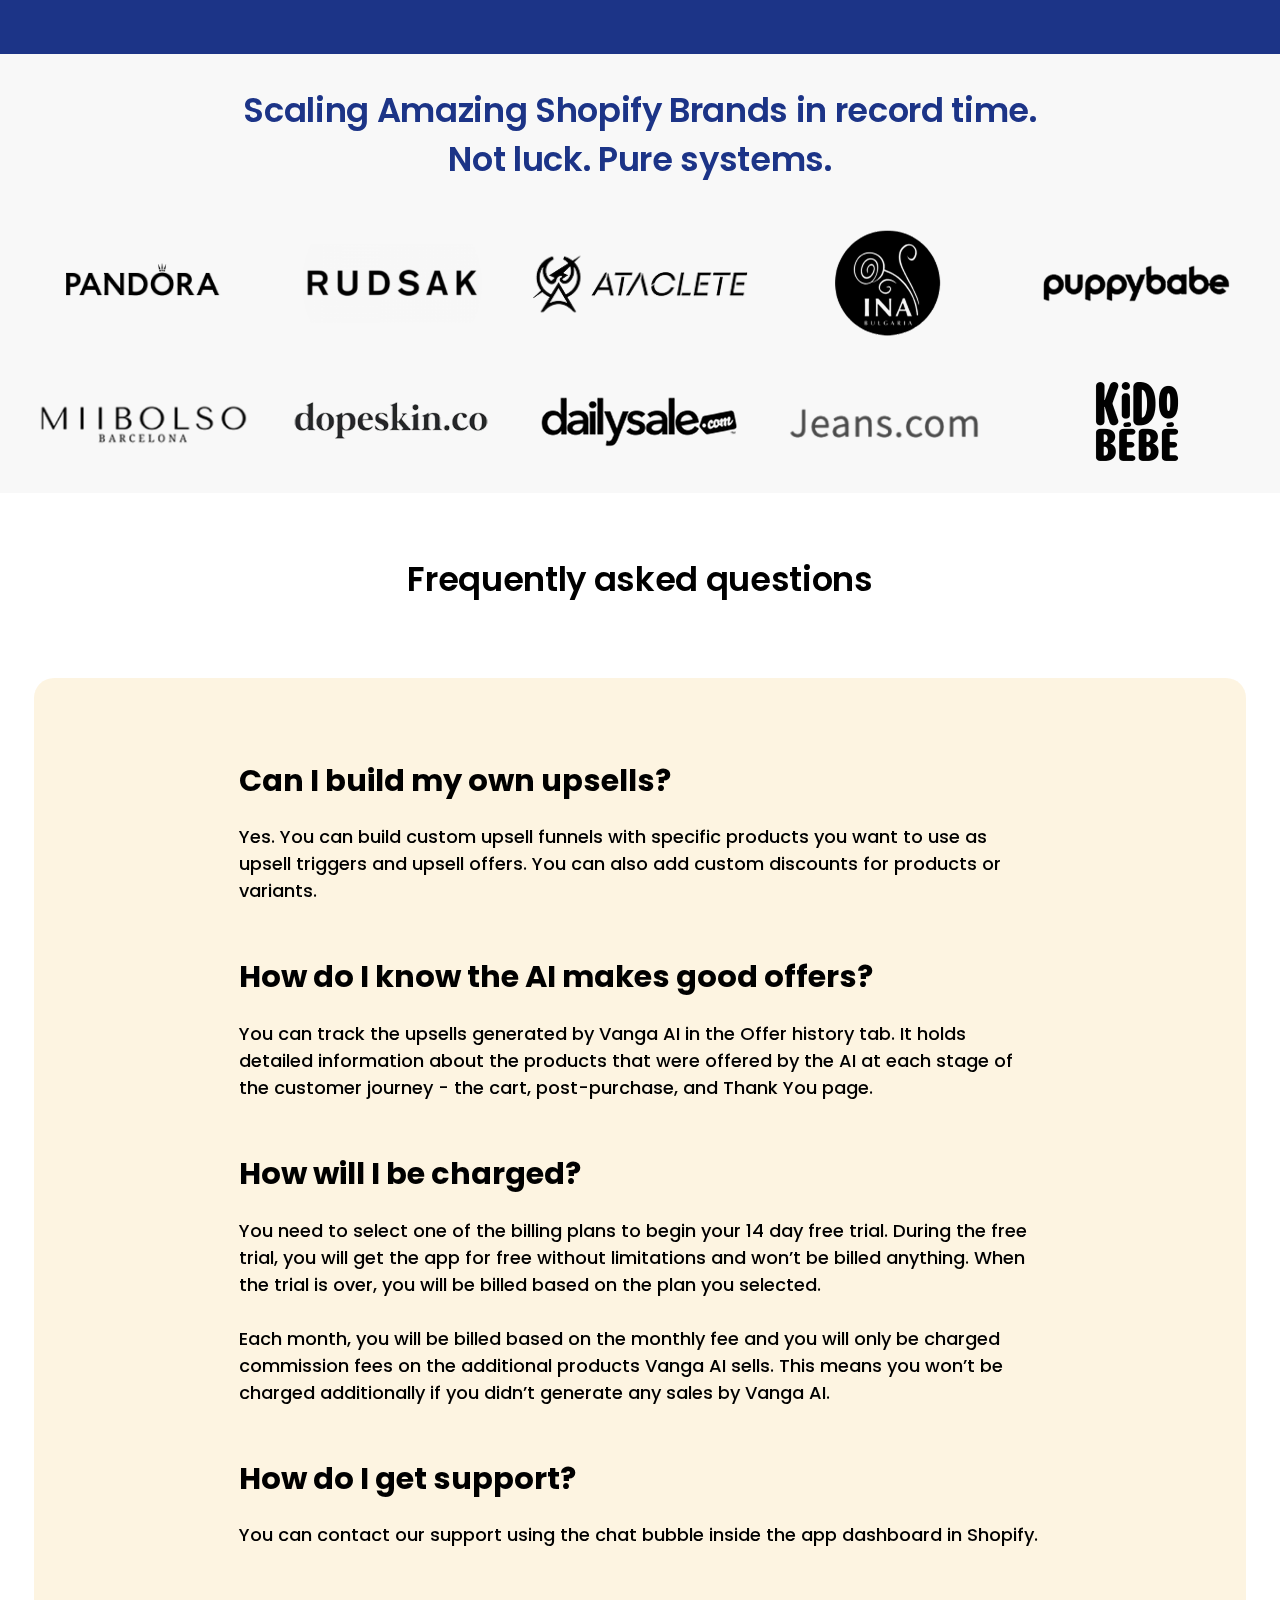
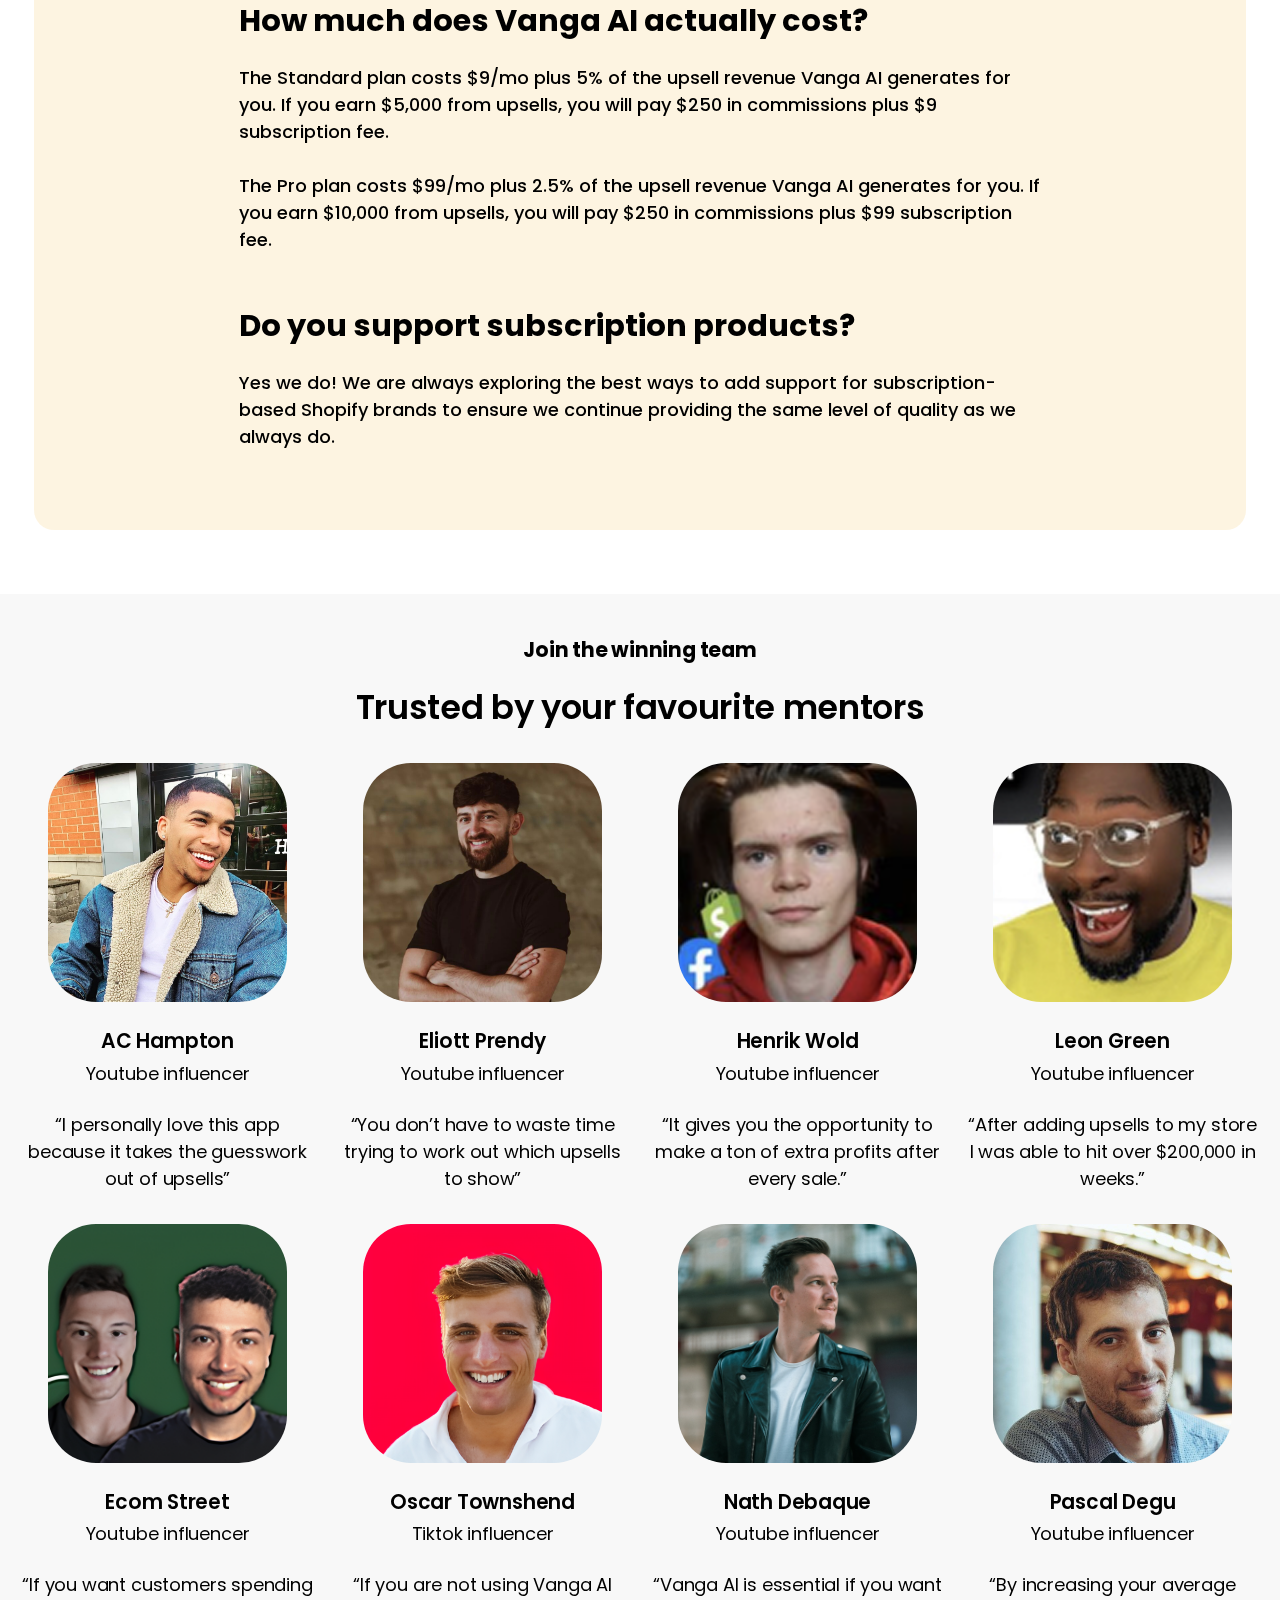
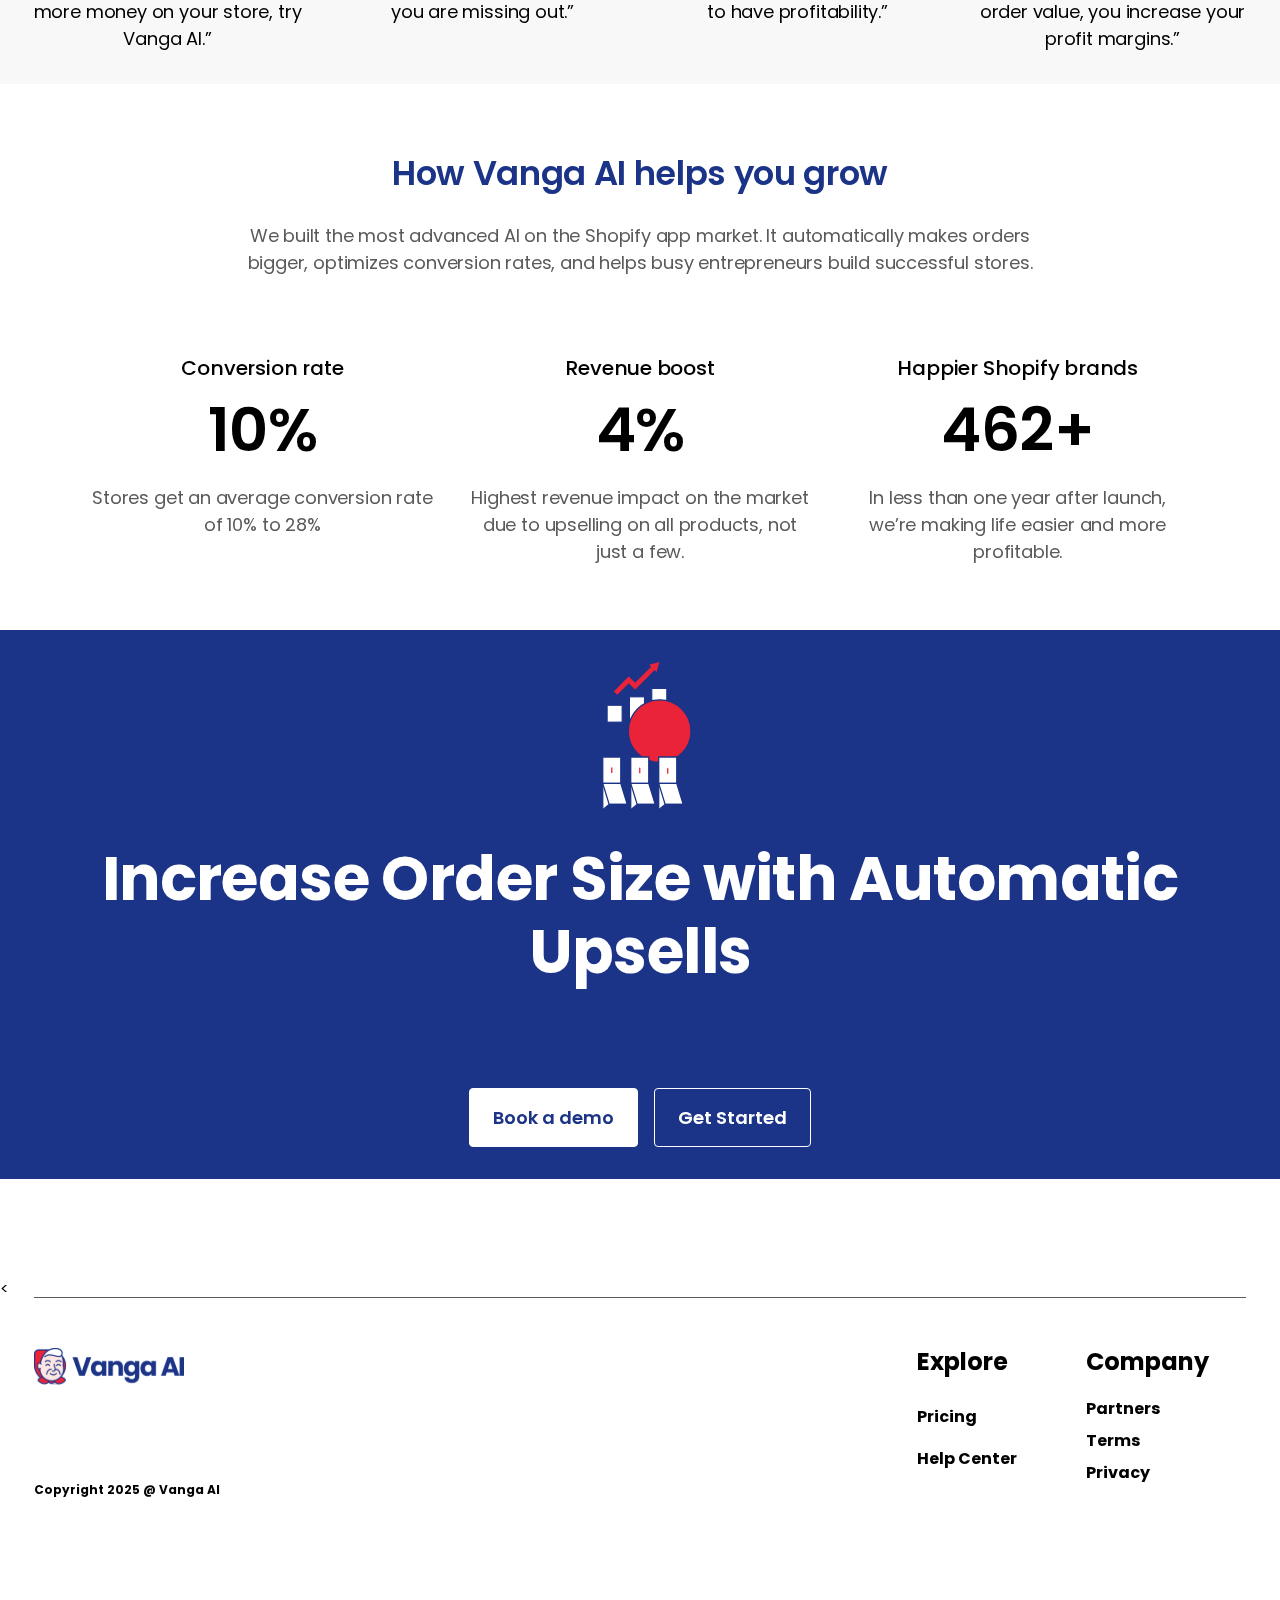
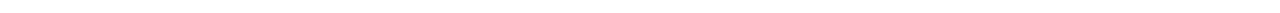
<file: pricing.html>
<!DOCTYPE html>
<html lang="en">
<head>
    <meta charset="UTF-8">
    <meta name="viewport" content="width=device-width, initial-scale=1.0">
    <title>Vanga AI</title>
    <link rel="stylesheet" href="assets/css/style.css">
    <link rel="stylesheet" href="assets/css/reponsive.css">
</head>
<body>
    <script>
const APP_ID = "qpiuy6zr" // Replace with your workspace ID

window.intercomSettings = {
  app_id: APP_ID
};

(function(){var w=window;var ic=w.Intercom;if(typeof ic==="function"){ic('update',w.intercomSettings);}else{var d=document;var i=function(){i.c(arguments);};i.q=[];i.c=function(args){i.q.push(args);};w.Intercom=i;var l=function(){var s=d.createElement('script');s.type='text/javascript';s.async=true;s.src='https://widget.intercom.io/widget/' + APP_ID;var x=d.getElementsByTagName('script')[0];x.parentNode.insertBefore(s,x);};if(document.readyState==='complete'){l();}else if(w.attachEvent){w.attachEvent('onload',l);}else{w.addEventListener('load',l,false);}}})();
</script>
    <header id="header" class="px-20 header" >
        <div class="container">
            <div class="header-wrap">
                <div class="header-logo">
                    <a href="index.html">
                        <img src="assets/image/Vanga-ai-logo.svg" alt="Vanga AI">
                    </a>
                </div>
                <div class="header-menu">
                    <ul class="nav-menu hide-mb">
                        <li class="menu-item menu-item-parent">
                            <a href="#features" class="menu-link">Features</a>
                        
                        </li>
                        <li class="menu-item"><a href="pricing.html" class="menu-link">Pricing</a></li>
                        <li class="menu-item"><a href="https://intercom.help/vanga-llc/en" target="_blank" rel="noopener noreferrer" class="menu-link">Help Centre</a></li>
                        <li class="menu-item"><a href="partners.html" class="menu-link">Partner</a></li>
                    </ul>
                    <div class="menu-button hide-pc" aria-label="Menu Button">
                        <div>
                            <span></span>
                            <span></span>
                            <span></span>
                        </div>
                    </div>
                </div>

            </div>
            <div class="nav-mobile hide-pc">
                <ul class="nav-menu">
                    <li class="menu-item menu-item-parent">
                        <a href="#" class="menu-link">Features</a>
                        <div class="sub-menu">
                            <p class="sub-menu-title">Product</p>
                            <ul class="sub-menu-list">
                                <li class="sub-menu-item new"><a href="#">Cart Upsells</a></li>
                                <li class="sub-menu-item"><a href="#">Post-Purchase Upsells</a></li>
                                <li class="sub-menu-item"><a href="#">Thank You Page Upsells</a></li>
                            </ul>
                        </div>
                    </li>
                    <li class="menu-item"><a href="pricing.html" class="menu-link">Pricing</a></li>
                    <li class="menu-item"><a href="https://intercom.help/vanga-llc/en"target="_blank" rel="noopener noreferrer" class="menu-link">Help Centre</a></li>
                    <li class="menu-item"><a href="partners.html" class="menu-link">Partner</a></li>
                </ul>
            </div>
        </div>
    </header>

    <body>
        <div id="site-main" class="pricing">
            <!-- Banner -->
            <section class="top-section pricing-banner px-20">
                <div class="container">
                    <div class="top-section-wrap">
                        <h1 class="site-title col-blue">Simple Pricing.<br>No Hidden Fees.</h1>
                        <div class="banner-lists">
                            <div class="list-item">
                                <div class="item-top">
                                    <img src="assets/image/hand.png" alt="Free Trial" class="icon">
                                    <p class="title">Free Trial</p>
                                </div>
                                <div class="item-bottom">
                                    Experience all features without commitment for 14 days before deciding to purchase.
                                </div>
                            </div>
                            <div class="list-item">
                                <div class="item-top">
                                    <img src="assets/image/money.png" alt="Money Back Guarantee" class="icon">
                                    <p class="title">Money Back Guarantee</p>
                                </div>
                                <div class="item-bottom">
                                    No questions asked refund for a full 60 days - your complete satisfaction is our priority.
                                </div>
                            </div>
                            <div class="list-item">
                                <div class="item-top">
                                    <img src="assets/image/conputer.png" alt="Developer Friendly" class="icon">
                                    <p class="title">Developer Friendly</p>
                                </div>
                                <div class="item-bottom">
                                    Free access for development stores, making it easy to build and test without costs.
                                </div>
                            </div>
                        </div>
                    </div>
                </div>
            </section>
            <!-- First pricing -->
            <section class="first-pricing bg-blue px-20">
                <div class="container">
                    <div class="first-pricing-wrap">
                        <div class="pricing-heading">
                            <h3 class="subtitle col-white">20X ROI Minimum</h3>
                            <h2 class="site-title col-white">Value-first pricing</h2>
                            <p class="text col-white">Scale your Shopify business with transparent pricing that costs you less as you grow.</p>
                        </div>
                        <div class="pricing-lists">
                            <div class="list-item standards">
                                <div class="item-content">
                                    <p class="intend-for">FOR SMALL BUSINESS</p>
                                    <h3 class="name">STANDARD</h3>
                                    <p class="price">$9</p>
                                    <p class="upsell">+5% of upsell revenue</p>
                                    <ul class="check">
                                        <li>Unlimited upsells</li>
                                        <li>Automatic upsells</li>
                                        <li>Custom upsells</li>
                                        <li>Cart upsells</li>
                                        <li>Post purchase upsells</li>
                                        <li>Thank You page upsells</li>
                                        <li>Automatic AB testing</li>
                                        <li>Translation & languages</li>
                                        <li>Custom upsell design</li>
                                        <li>Ticket support</li>
                                    </ul>
                                </div>
                                <div class="box-btn">
                                    <a href="https://apps.shopify.com/upsellin" target="_blank" class="btn">Start 14-day free trial</a>
                                </div>
                            </div>

                            <div class="list-item pro">
                                <div class="item-content">
                                    <p class="intend-for">FOR DTC BRANDS</p>
                                    <h3 class="name">PRO</h3>
                                    <p class="price">$99</p>
                                    <p class="upsell">+2.5% of upsell revenue</p>
                                    <ul class="check">
                                        <li>All features in STANDARD</li>
                                        <li>Order bumps</li>
                                        <li>Unique discounts per upsell channel</li>
                                        <li>Cart upsells</li>
                                        <li>Cart Notes</li>
                                        <li>Upsell from collections</li>
                                        <li>Priority support response</li>
                                        <li>Dedicated Account Manager</li>
                                    </ul>
                                </div>
                                <div class="box-btn">
                                    <a href="https://apps.shopify.com/upsellin" target="_blank" class="btn">Start 14-day free trial</a>
                                </div>
                            </div>
                        </div>
                    </div>
                </div>
            </section>

            <!-- Scalin -->
            <section class="scaling-brands px-20">
                <div class="container">
                    <div class="scaling-brands-wrap">
                        <h2 class="site-title col-blue">Scaling Amazing Shopify Brands in record time.<br>Not luck. Pure systems.</h2>
                        <div class="brand-lists">
                            <div class="brand-item">
                                <img src="assets/image/pandora.png" alt="pandora">
                            </div>
                            <div class="brand-item">
                                <img src="assets/image/rudsak.png" alt="rudsak">
                            </div>
                            <div class="brand-item">
                                <img src="assets/image/ataclete.png" alt="ataclete">
                            </div>
                            <div class="brand-item">
                                <img src="assets/image/ina.png" alt="ina">
                            </div>
                            <div class="brand-item">
                                <img src="assets/image/puppybabe.png" alt="puppybabe">
                            </div>
                            <div class="brand-item">
                                <img src="assets/image/mibolso.png" alt="mibolso">
                            </div>
                            <div class="brand-item">
                                <img src="assets/image/dopeskin.png" alt="dopeskin">
                            </div>
                            <div class="brand-item">
                                <img src="assets/image/dailysale.png" alt="dailysale">
                            </div>
                            <div class="brand-item">
                                <img src="assets/image/Jeans.png" alt="Jeans">
                            </div>
                            <div class="brand-item">
                                <img src="assets/image/kidobebe.png" alt="kidobebe">
                            </div>
                            
                        </div>
                    </div>
                </div>
            </section>

            <!-- FAQs -->
             <section class="faqs px-20">
                <div class="container">
                    <div class="faqs-wrap">
                        <h2 class="site-title">Frequently asked questions</h2>
                        <div class="faqs-box">
                            <div class="faqs-list">
                                <div class="list-item">
                                    <h3 class="question">Can I build my own upsells?</h3>
                                    <div class="answer">
                                        <p>Yes. You can build custom upsell funnels with specific products you want to use as upsell triggers and upsell offers. You can also add custom discounts for products or variants.</p>
                                    </div>
                                </div>

                                <div class="list-item">
                                    <h3 class="question">How do I know the AI makes good offers?</h3>
                                    <div class="answer">
                                        <p>You can track the upsells generated by Vanga AI in the Offer history tab. It holds detailed information about the products that were offered by the AI at each stage of the customer journey - the cart, post-purchase, and Thank You page.</p>
                                    </div>
                                </div>

                                <div class="list-item">
                                    <h3 class="question">How will I be charged?</h3>
                                    <div class="answer">
                                        <p>You need to select one of the billing plans to begin your 14 day free trial. During the free trial, you will get the app for free without limitations and won’t be billed anything. When the trial is over, you will be billed based on the plan you selected.</p>
                                        <p>Each month, you will be billed based on the monthly fee and you will only be charged commission fees on the additional products Vanga AI sells. This means you won’t be charged additionally if you didn’t generate any sales by Vanga AI.</p>
                                    </div>
                                </div>

                                <div class="list-item">
                                    <h3 class="question">How do I get support?</h3>
                                    <div class="answer">
                                        <p>You can contact our support using the chat bubble inside the app dashboard in Shopify.</p>
                                    </div>
                                </div>

                                <div class="list-item">
                                    <h3 class="question">How much does Vanga AI actually cost?</h3>
                                    <div class="answer">
                                        <p>The Standard plan costs $9/mo plus 5% of the upsell revenue Vanga AI generates for you. If you earn $5,000 from upsells, you will pay $250 in commissions plus $9 subscription fee.</p>
                                        <p>The Pro plan costs $99/mo plus 2.5% of the upsell revenue Vanga AI generates for you. If you earn $10,000 from upsells, you will pay $250 in commissions plus $99 subscription fee.</p>
                                    </div>
                                </div>

                                <div class="list-item">
                                    <h3 class="question">Do you support subscription products?</h3>
                                    <div class="answer">
                                        <p><b>Yes we do!</b> We are always exploring the best ways to add support for subscription-based Shopify brands to ensure we continue providing the same level of quality as we always do.</p>
                                    </div>
                                </div>
                            </div>
                        </div>
                    </div>
                </div>
             </section>

            <!-- Teams -->
            <section class="teams px-20">
                <div class="container">
                    <div class="teams-wrap">
                        <div class="team-heading">
                            <div class="sub-title">Join the winning team</div>
                            <h2 class="site-title col-black">Trusted by your favourite mentors</h2>
                        </div>
                        <div class="team-lists">
                            <div class="team-item">
                                <div class="item-image">
                                    <img src="assets/image/AC Hampton.png" alt="AC Hampton" class="thumbnail">
                                </div>
                                    <h4 class="name">AC Hampton</h4>
                                    <p class="influencer">Youtube influencer</p>
                                    <p class="testimonial">“I personally love this app because it takes the guesswork out of upsells”</p>
                            </div>

                            <div class="team-item">
                                <div class="item-image">
                                    <img src="assets/image/Eliott Prendy.png" alt="Eliott Prendy" class="thumbnail">
                                </div>
                                    <h4 class="name">Eliott Prendy</h4>
                                    <p class="influencer">Youtube influencer</p>
                                    <p class="testimonial">“You don’t have to waste time trying to work out which upsells to show”</p>
                            </div>

                            <div class="team-item">
                                <div class="item-image">
                                    <img src="assets/image/Henrik Wold.png" alt="Henrik Wold" class="thumbnail">
                                </div>
                                    <h4 class="name">Henrik Wold</h4>
                                    <p class="influencer">Youtube influencer</p>
                                    <p class="testimonial">“It gives you the opportunity to make a ton of extra profits after every sale.”</p>
                            </div>

                            <div class="team-item">
                                <div class="item-image">
                                    <img src="assets/image/Leon Green.png" alt="Leon Green" class="thumbnail">
                                </div>
                                    <h4 class="name">Leon Green</h4>
                                    <p class="influencer">Youtube influencer</p>
                                    <p class="testimonial">“After adding upsells to my store I was able to hit over $200,000 in weeks.”</p>
                            </div>

                            <div class="team-item">
                                <div class="item-image">
                                    <img src="assets/image/Ecom Street.png" alt="Ecom Street" class="thumbnail">
                                </div>
                                    <h4 class="name">Ecom Street</h4>
                                    <p class="influencer">Youtube influencer</p>
                                    <p class="testimonial">“If you want customers spending more money on your store, try Vanga AI.”</p>
                            </div>

                            <div class="team-item">
                                <div class="item-image">
                                    <img src="assets/image/Oscar Townshend.png" alt="Oscar Townshend" class="thumbnail">
                                </div>
                                    <h4 class="name">Oscar Townshend</h4>
                                    <p class="influencer">Tiktok influencer</p>
                                    <p class="testimonial">“If you are not using Vanga AI you are missing out.”</p>
                            </div>

                            <div class="team-item">
                                <div class="item-image">
                                    <img src="assets/image/Nath Debaque.png" alt="Nath Debaque" class="thumbnail">
                                </div>
                                    <h4 class="name">Nath Debaque</h4>
                                    <p class="influencer">Youtube influencer</p>
                                    <p class="testimonial">“Vanga AI is essential if you want to have profitability.”</p>
                            </div>

                            <div class="team-item">
                                <div class="item-image">
                                    <img src="assets/image/Pascal Degu.png" alt="Pascal Degu" class="thumbnail">
                                </div>
                                    <h4 class="name">Pascal Degu</h4>
                                    <p class="influencer">Youtube influencer</p>
                                    <p class="testimonial">“By increasing your average order value, you increase your profit margins.”</p>
                            </div>
                        </div>
                    </div>
                </div>
            </section>

            <!-- How grow -->
            <section id="features" class="how-grow px-20">
                <div class="container">
                    <div class="how-grow-wrap">
                        <div class="how-grow-heading">
                            <h2 class="site-title col-blue">How Vanga AI helps you grow</h2>
                            <p class="text">We built the most advanced AI on the Shopify app market. It automatically makes orders bigger, optimizes conversion rates, and helps busy entrepreneurs build successful stores.</p>
                        </div>
                        <div class="how-grow-lists">
                            <div class="list-item">
                                <h4 class="title">Conversion rate</h4>
                                <p class="counter" data-target="28">0%</p>
                                <p class="text">Stores get an average conversion rate of 10% to 28%</p>
                            </div>

                            <div class="list-item">
                                <h4 class="title">Revenue boost</h4>
                                <p class="counter" data-target="12">0%</p>
                                <p class="text">Highest revenue impact on the market due to upselling on all products, not just a few.</p>
                            </div>

                            <div class="list-item">
                                <h4 class="title">Happier Shopify brands</h4>
                                <p class="counter" data-target="1200">0+</p>
                                <p class="text">In less than one year after launch, we’re making life easier and more profitable.</p>
                            </div>
                        </div>
                    </div>
                </div>
            </section>

            <!-- Increase Order -->
            <section class="increase-order px-20 bg-blue">
                <div class="container">
                    <div class="increase-order-wrap">
                        <img src="assets/image/increase-order.svg" alt="Increase Order" class="icon">
                        <h2 class="title col-white">Increase Order Size with Automatic Upsells</h2>
                        <div class="btn-box">
                        <a href="#" id="book-demo-btn" class="btn btn-white">Book a demo</a>
                            <a href="https://apps.shopify.com/upsellin"target="_blank" rel="noopener noreferrer" class="btn btn-no">Get Started</a>
                        </div>
                    </div>
                </div>
            </section>
        </div>
        <script>
  var APP_ID = "ar9c7ps5"; // Your actual Intercom Workspace ID

  window.intercomSettings = {
    app_id: APP_ID
  };
</script>

<script>
  (function() {
    var w = window;
    var ic = w.Intercom;

    if (typeof ic === "function") {
      ic('reattach_activator');
      ic('update', w.intercomSettings);
    } else {
      var d = document;
      var i = function() { i.c(arguments); };
      i.q = [];
      i.c = function(args) { i.q.push(args); };
      w.Intercom = i;

      var l = function() {
        var s = d.createElement('script');
        s.type = 'text/javascript';
        s.async = true;
        s.src = 'https://widget.intercom.io/widget/' + APP_ID;
        var x = d.getElementsByTagName('script')[0];
        x.parentNode.insertBefore(s, x);
      };

      if (w.attachEvent) {
        w.attachEvent('onload', l);
      } else {
        w.addEventListener('load', l, false);
      }
    }
  })();
</script>
<<script>
  document.addEventListener('DOMContentLoaded', function () {
    var contactBtn = document.getElementById('contact-sales-btn');
    var demoBtn = document.getElementById('book-demo-btn');

    function openIntercom(event) {
      event.preventDefault();
      if (typeof Intercom === 'function') {
        Intercom('show');
      }
    }

    if (contactBtn) {
      contactBtn.addEventListener('click', openIntercom);
    }

    if (demoBtn) {
      demoBtn.addEventListener('click', openIntercom);
    }
  });
</script>


    </body>

    <footer id="footer" class="px-20 footer">
        <div class="container">
            <div class="footer-wrap">
                <div class="footer-top">
                    <div class="footer-item item-logo">
                        <div class="footer-logo">
                            <a href="home.html">
                                <img src="assets/image/Vanga-AI.svg" alt="Vanga AI">
                            </a>
                        </div>
                    </div>
                <div class="footer-item-group-right">
                    <div class="footer-item item-menu explore">
                        <h4 class="title">Explore</h4>
                        <ul class="footer-nav">
                            <li class="menu-item"><a href="pricing.html">Pricing</a></li>
                            <li class="menu-item"><a href="https://intercom.help/vanga-llc/en" target="_blank" rel="noopener noreferrer">Help Center</a></li>
                        </ul>
                    </div>
                    <div class="footer-item item-menu company">
                        <h4 class="title">Company</h4>
                        <ul class="footer-nav">
                            <li class="menu-item"><a href="partners.html">Partners</a></li>
                            <li class="menu-item"><a href="https://briocommerce.com/terms.html"target="_blank" rel="noopener noreferrer">Terms</a></li>
                            <li class="menu-item"><a href="privacy" rel="noopener noreferrer">Privacy</a></li>
                        </ul>
                    </div>
                </div>
                </div>
                <div class="footer-bottom">
                    <p class="copyright">Copyright 2025 @ Vanga AI</p>
                </div>
            </div>
        </div>
    </footer>

    <script src="https://code.jquery.com/jquery-3.6.0.min.js"></script>
    <script src="assets/js/style.js"></script>
</body>

</html>
</file>
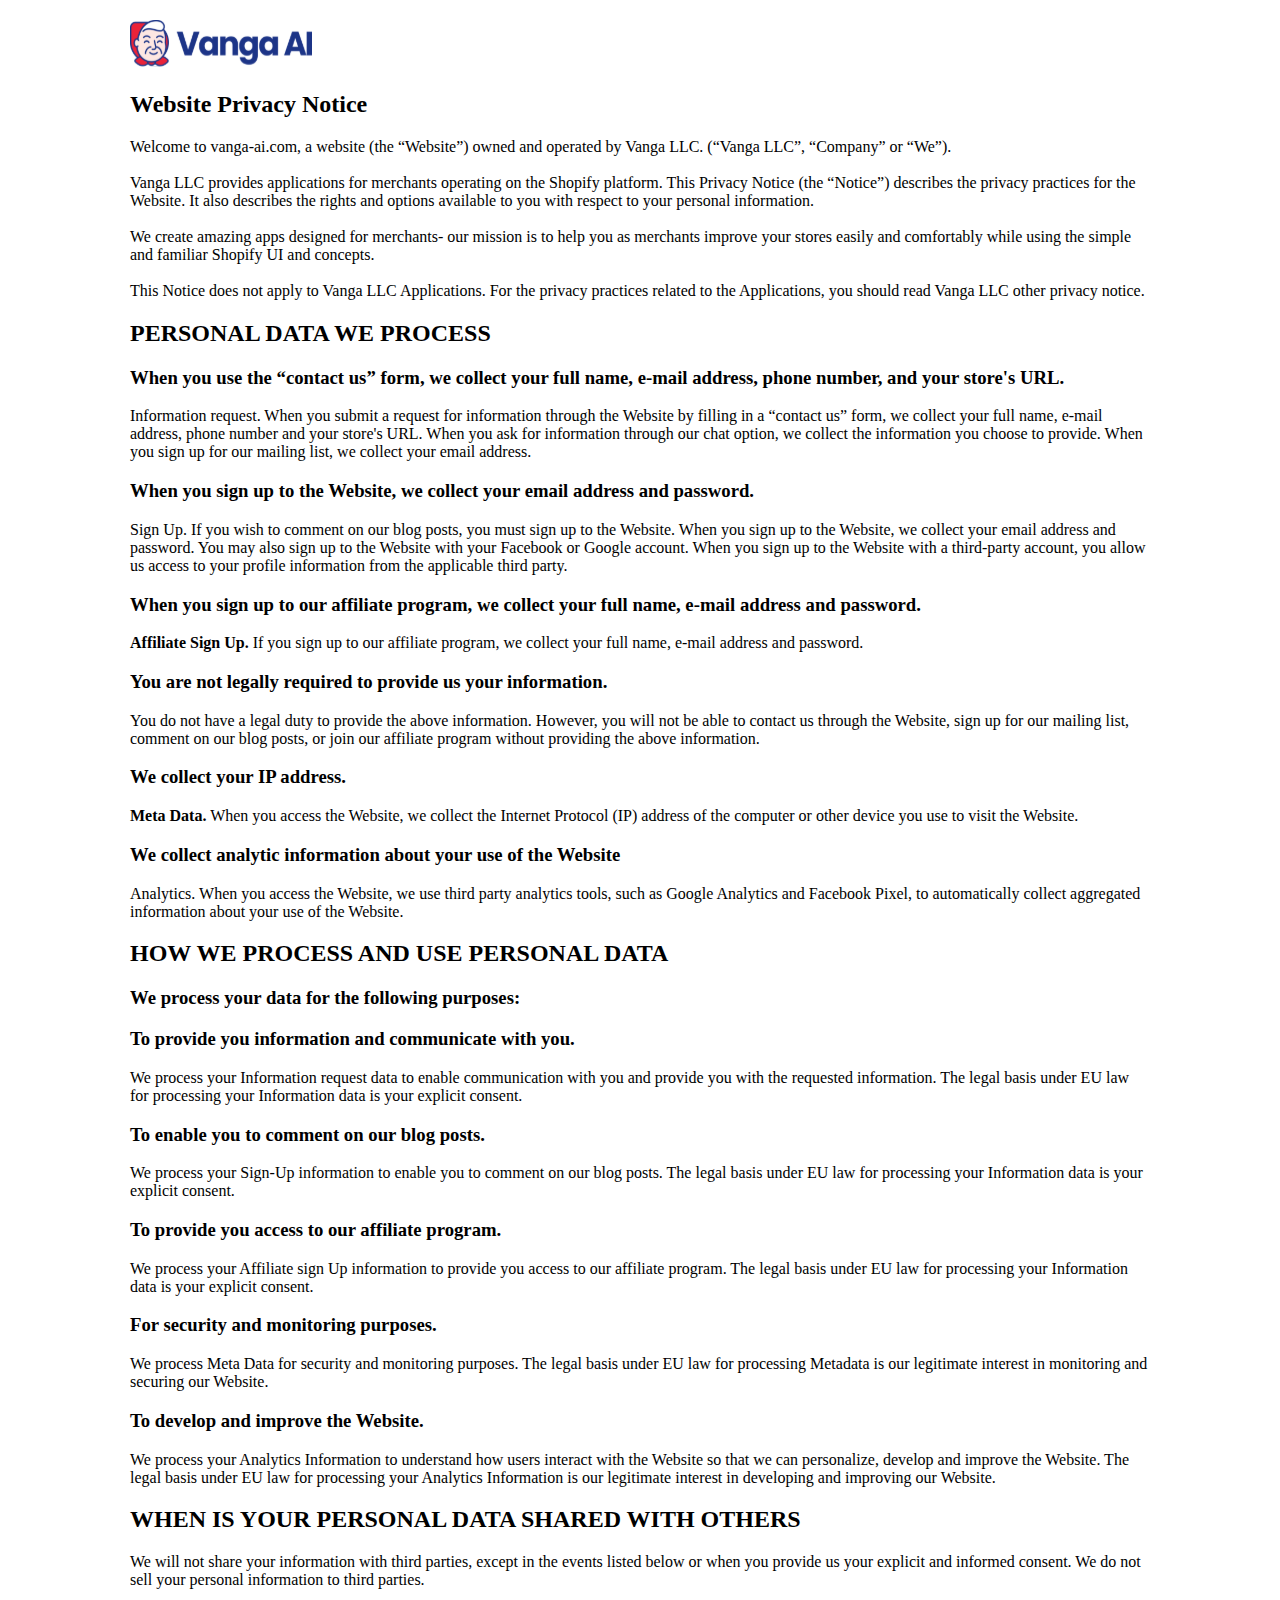
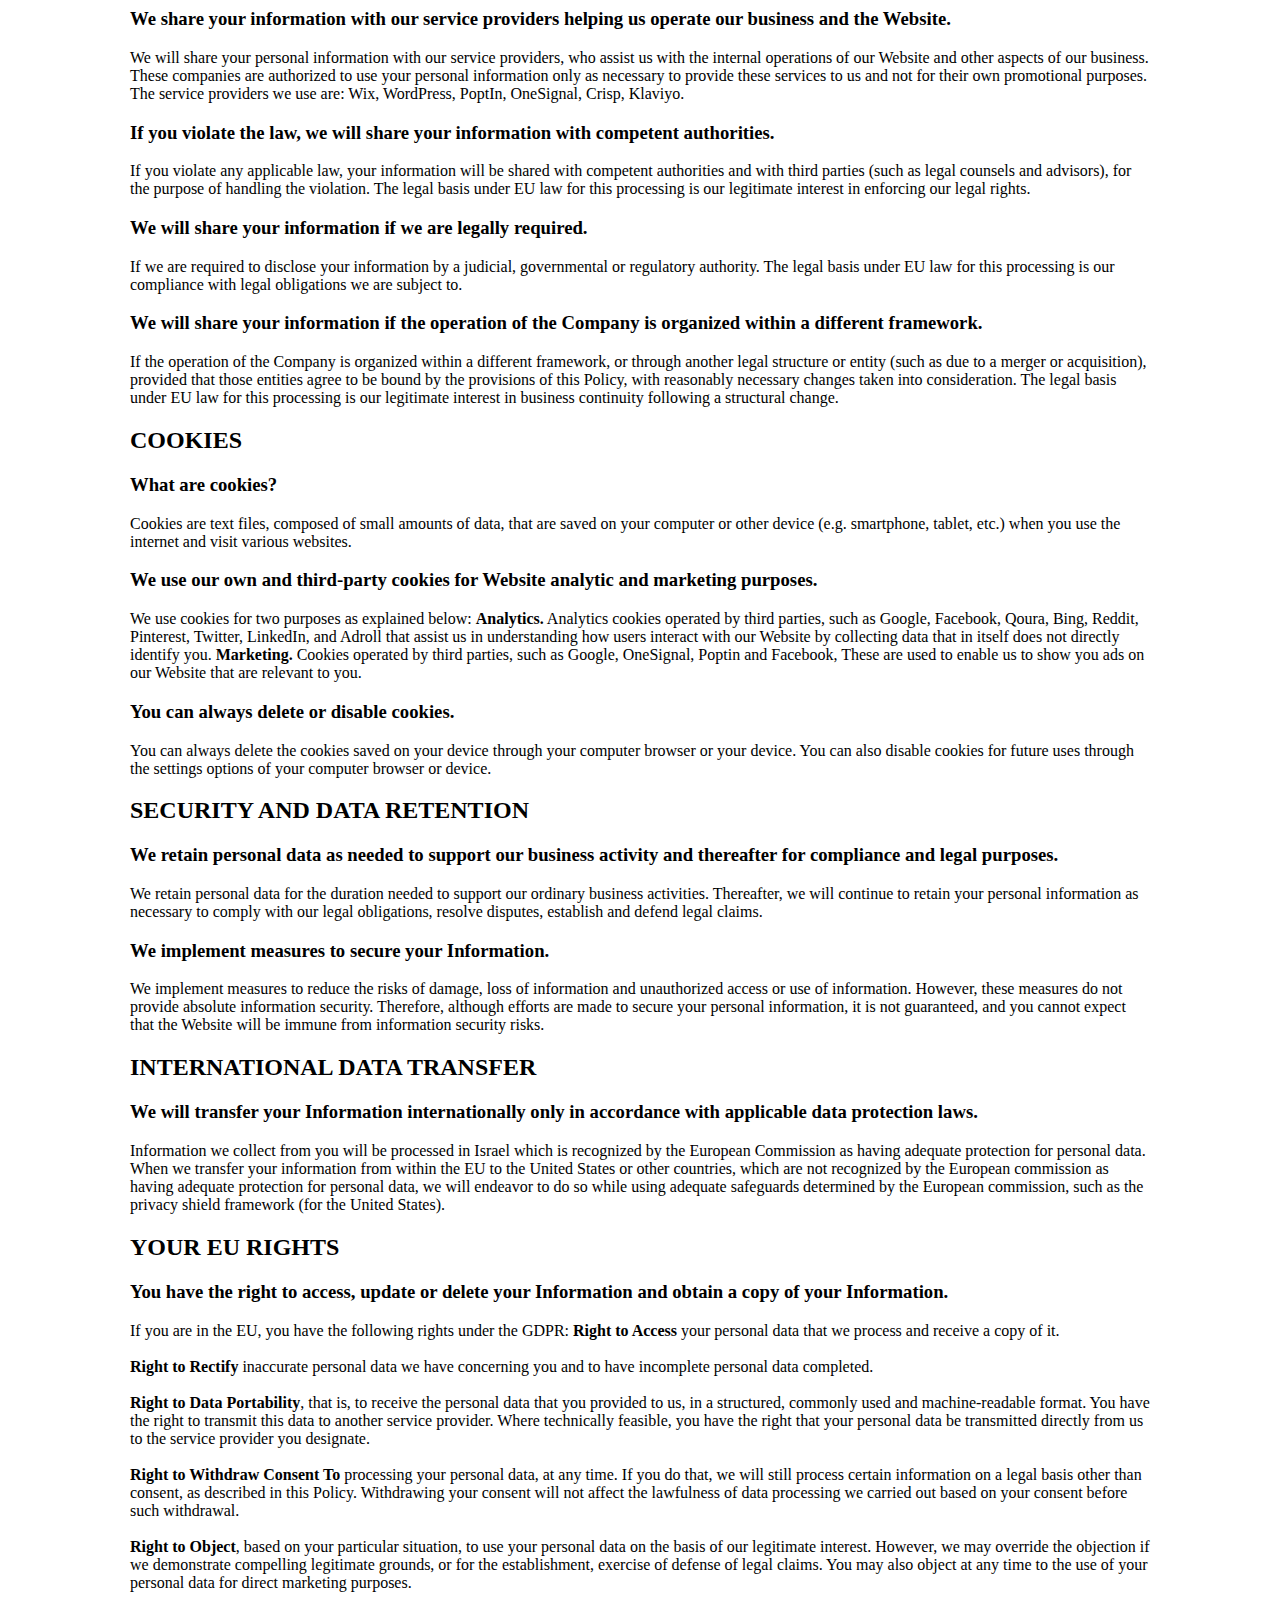
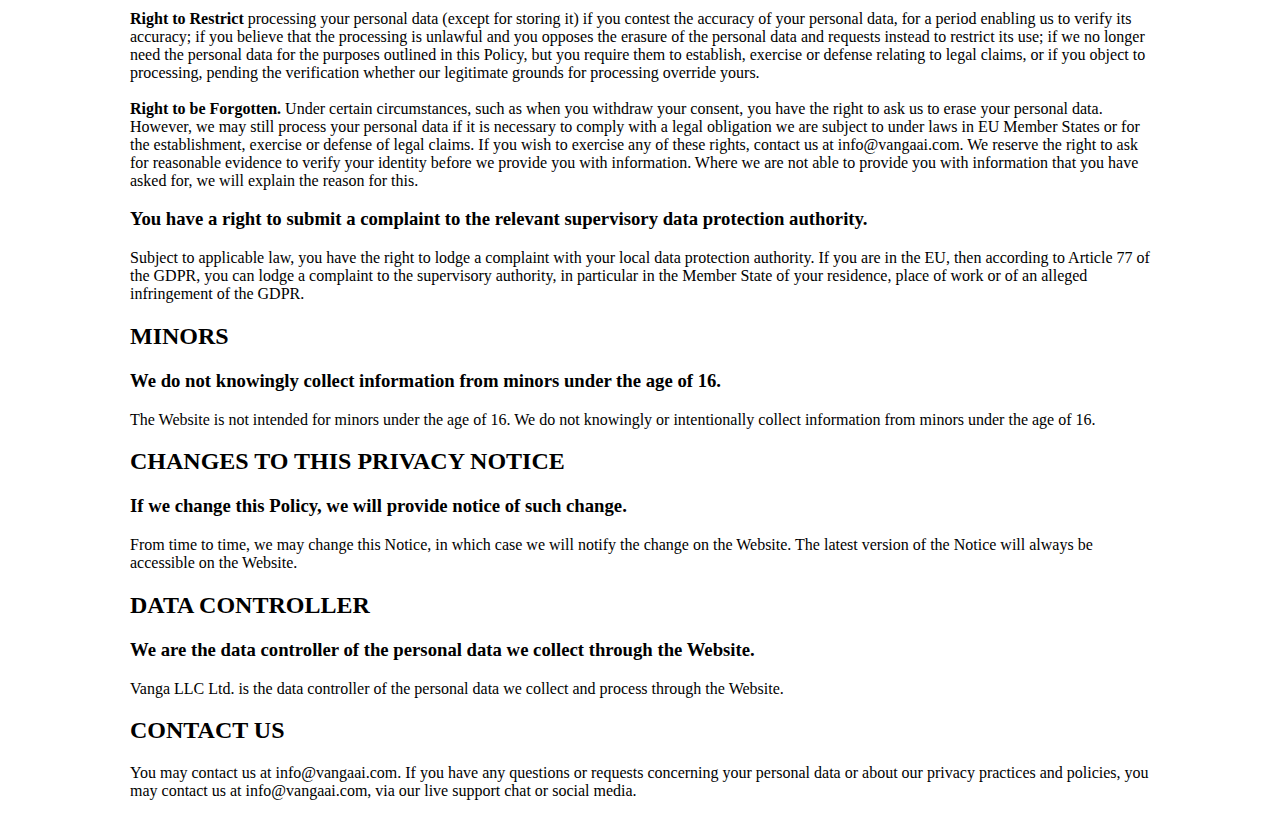
<file: privacy.html>
<!DOCTYPE html>
<html lang="en">
<head>
    <meta charset="UTF-8">
    <meta name="viewport" content="width=device-width, initial-scale=1.0">
    <title>Website Privacy Notice - Vanga AI</title>
</head>
<body style="
		padding: 20px 40px;
		max-width: 1020px;
		margin: auto;
	">
    <header id="header" class="px-20 header" >
        <div class="container">
            <div class="header-wrap">
                <div class="header-logo">
                    <a href="/">
                        <img src="assets/image/Vanga-ai-logo.svg" alt="Vanga AI">
                    </a>
                </div>
            </div>
        </div>
    </header>
	
        <div id="site-main" class="pricing">
		
            <section class="first-pricing px-20">
                <div class="container">
				
            <h2>Website Privacy Notice</h2> Welcome to vanga-ai.com, a website (the “Website”) owned and operated by
            Vanga LLC. (“Vanga LLC”, “Company” or “We”). <br><br> Vanga LLC provides applications for merchants operating
            on the Shopify platform. This Privacy Notice (the “Notice”) describes the privacy practices for the Website.
            It also describes the rights and options available to you with respect to your personal information.
            <br><br> We create amazing apps designed for merchants- our mission is to help you as merchants improve your
            stores easily and comfortably while using the simple and familiar Shopify UI and concepts. <br><br> This
            Notice does not apply to Vanga LLC Applications. For the privacy practices related to the Applications, you
            should read Vanga LLC other privacy notice. <h2>PERSONAL DATA WE PROCESS</h2>
            <h3>When you use the “contact us” form, we collect your full name, e-mail address, phone number, and your
                store's URL.</h3> Information request. When you submit a request for information through the Website by
            filling in a “contact us” form, we collect your full name, e-mail address, phone number and your store's
            URL. When you ask for information through our chat option, we collect the information you choose to provide.
            When you sign up for our mailing list, we collect your email address. <h3>When you sign up to the Website,
                we collect your email address and password.</h3> Sign Up. If you wish to comment on our blog posts, you
            must sign up to the Website. When you sign up to the Website, we collect your email address and password.
            You may also sign up to the Website with your Facebook or Google account. When you sign up to the Website
            with a third-party account, you allow us access to your profile information from the applicable third party.
            <h3>When you sign up to our affiliate program, we collect your full name, e-mail address and password.</h3>
            <strong>Affiliate Sign Up.</strong> If you sign up to our affiliate program, we collect your full name,
            e-mail address and password. <h3>You are not legally required to provide us your information.</h3> You do
            not have a legal duty to provide the above information. However, you will not be able to contact us through
            the Website, sign up for our mailing list, comment on our blog posts, or join our affiliate program without
            providing the above information. <h3>We collect your IP address.</h3> <strong>Meta Data.</strong> When you
            access the Website, we collect the Internet Protocol (IP) address of the computer or other device you use to
            visit the Website. <h3>We collect analytic information about your use of the Website</h3> Analytics. When
            you access the Website, we use third party analytics tools, such as Google Analytics and Facebook Pixel, to
            automatically collect aggregated information about your use of the Website. <h2>HOW WE PROCESS AND USE
                PERSONAL DATA</h2>
            <h3>We process your data for the following purposes:</h3>
            <h3>To provide you information and communicate with you.</h3> We process your Information request data to
            enable communication with you and provide you with the requested information. The legal basis under EU law
            for processing your Information data is your explicit consent. <h3>To enable you to comment on our blog
                posts.</h3> We process your Sign-Up information to enable you to comment on our blog posts. The legal
            basis under EU law for processing your Information data is your explicit consent. <h3>To provide you access
                to our affiliate program.</h3> We process your Affiliate sign Up information to provide you access to
            our affiliate program. The legal basis under EU law for processing your Information data is your explicit
            consent. <h3>For security and monitoring purposes.</h3> We process Meta Data for security and monitoring
            purposes. The legal basis under EU law for processing Metadata is our legitimate interest in monitoring and
            securing our Website. <h3>To develop and improve the Website.</h3> We process your Analytics Information to
            understand how users interact with the Website so that we can personalize, develop and improve the Website.
            The legal basis under EU law for processing your Analytics Information is our legitimate interest in
            developing and improving our Website. <h2>WHEN IS YOUR PERSONAL DATA SHARED WITH OTHERS</h2> We will not
            share your information with third parties, except in the events listed below or when you provide us your
            explicit and informed consent. We do not sell your personal information to third parties. <h3>We share your
                information with our service providers helping us operate our business and the Website.</h3> We will
            share your personal information with our service providers, who assist us with the internal operations of
            our Website and other aspects of our business. These companies are authorized to use your personal
            information only as necessary to provide these services to us and not for their own promotional purposes.
            The service providers we use are: Wix, WordPress, PoptIn, OneSignal, Crisp, Klaviyo. <h3>If you violate the
                law, we will share your information with competent authorities.</h3> If you violate any applicable law,
            your information will be shared with competent authorities and with third parties (such as legal counsels
            and advisors), for the purpose of handling the violation. The legal basis under EU law for this processing
            is our legitimate interest in enforcing our legal rights. <h3>We will share your information if we are
                legally required.</h3> If we are required to disclose your information by a judicial, governmental or
            regulatory authority. The legal basis under EU law for this processing is our compliance with legal
            obligations we are subject to. <h3>We will share your information if the operation of the Company is
                organized within a different framework.</h3> If the operation of the Company is organized within a
            different framework, or through another legal structure or entity (such as due to a merger or acquisition),
            provided that those entities agree to be bound by the provisions of this Policy, with reasonably necessary
            changes taken into consideration. The legal basis under EU law for this processing is our legitimate
            interest in business continuity following a structural change. <h2>COOKIES</h2>
            <h3>What are cookies?</h3> Cookies are text files, composed of small amounts of data, that are saved on your
            computer or other device (e.g. smartphone, tablet, etc.) when you use the internet and visit various
            websites. <h3>We use our own and third-party cookies for Website analytic and marketing purposes.</h3> We
            use cookies for two purposes as explained below: <strong>Analytics.</strong> Analytics cookies operated by
            third parties, such as Google, Facebook, Qoura, Bing, Reddit, Pinterest, Twitter, LinkedIn, and Adroll that
            assist us in understanding how users interact with our Website by collecting data that in itself does not
            directly identify you. <strong>Marketing.</strong> Cookies operated by third parties, such as Google,
            OneSignal, Poptin and Facebook, These are used to enable us to show you ads on our Website that are relevant
            to you. <h3>You can always delete or disable cookies.</h3> You can always delete the cookies saved on your
            device through your computer browser or your device. You can also disable cookies for future uses through
            the settings options of your computer browser or device. <h2>SECURITY AND DATA RETENTION</h2>
            <h3>We retain personal data as needed to support our business activity and thereafter for compliance and
                legal purposes.</h3> We retain personal data for the duration needed to support our ordinary business
            activities. Thereafter, we will continue to retain your personal information as necessary to comply with our
            legal obligations, resolve disputes, establish and defend legal claims. <h3>We implement measures to secure
                your Information.</h3> We implement measures to reduce the risks of damage, loss of information and
            unauthorized access or use of information. However, these measures do not provide absolute information
            security. Therefore, although efforts are made to secure your personal information, it is not guaranteed,
            and you cannot expect that the Website will be immune from information security risks. <h2>INTERNATIONAL
                DATA TRANSFER</h2>
            <h3>We will transfer your Information internationally only in accordance with applicable data protection
                laws.</h3> Information we collect from you will be processed in Israel which is recognized by the
            European Commission as having adequate protection for personal data. When we transfer your information from
            within the EU to the United States or other countries, which are not recognized by the European commission
            as having adequate protection for personal data, we will endeavor to do so while using adequate safeguards
            determined by the European commission, such as the privacy shield framework (for the United States). <h2>
                YOUR EU RIGHTS</h2>
            <h3>You have the right to access, update or delete your Information and obtain a copy of your Information.
            </h3> If you are in the EU, you have the following rights under the GDPR: <strong>Right to Access</strong>
            your personal data that we process and receive a copy of it. <br><br> <strong>Right to Rectify</strong>
            inaccurate personal data we have concerning you and to have incomplete personal data completed. <br><br>
            <strong>Right to Data Portability</strong>, that is, to receive the personal data that you provided to us,
            in a structured, commonly used and machine-readable format. You have the right to transmit this data to
            another service provider. Where technically feasible, you have the right that your personal data be
            transmitted directly from us to the service provider you designate. <br><br> <strong>Right to Withdraw
                Consent To</strong> processing your personal data, at any time. If you do that, we will still process
            certain information on a legal basis other than consent, as described in this Policy. Withdrawing your
            consent will not affect the lawfulness of data processing we carried out based on your consent before such
            withdrawal. <br><br> <strong>Right to Object</strong>, based on your particular situation, to use your
            personal data on the basis of our legitimate interest. However, we may override the objection if we
            demonstrate compelling legitimate grounds, or for the establishment, exercise of defense of legal claims.
            You may also object at any time to the use of your personal data for direct marketing purposes. <br><br>
            <strong>Right to Restrict</strong> processing your personal data (except for storing it) if you contest the
            accuracy of your personal data, for a period enabling us to verify its accuracy; if you believe that the
            processing is unlawful and you opposes the erasure of the personal data and requests instead to restrict its
            use; if we no longer need the personal data for the purposes outlined in this Policy, but you require them
            to establish, exercise or defense relating to legal claims, or if you object to processing, pending the
            verification whether our legitimate grounds for processing override yours. <br><br> <strong>Right to be
                Forgotten.</strong> Under certain circumstances, such as when you withdraw your consent, you have the
            right to ask us to erase your personal data. However, we may still process your personal data if it is
            necessary to comply with a legal obligation we are subject to under laws in EU Member States or for the
            establishment, exercise or defense of legal claims. If you wish to exercise any of these rights, contact us
            at info@vangaai.com. We reserve the right to ask for reasonable evidence to verify your identity
            before we provide you with information. Where we are not able to provide you with information that you have
            asked for, we will explain the reason for this. <h3>You have a right to submit a complaint to the relevant
                supervisory data protection authority.</h3> Subject to applicable law, you have the right to lodge a
            complaint with your local data protection authority. If you are in the EU, then according to Article 77 of
            the GDPR, you can lodge a complaint to the supervisory authority, in particular in the Member State of your
            residence, place of work or of an alleged infringement of the GDPR. <h2>MINORS</h2>
            <h3>We do not knowingly collect information from minors under the age of 16.</h3> The Website is not
            intended for minors under the age of 16. We do not knowingly or intentionally collect information from
            minors under the age of 16. <h2>CHANGES TO THIS PRIVACY NOTICE</h2>
            <h3>If we change this Policy, we will provide notice of such change.</h3> From time to time, we may change
            this Notice, in which case we will notify the change on the Website. The latest version of the Notice will
            always be accessible on the Website. <h2>DATA CONTROLLER</h2>
            <h3>We are the data controller of the personal data we collect through the Website.</h3> Vanga LLC Ltd. is the
            data controller of the personal data we collect and process through the Website. <h2>CONTACT US</h2> You may
            contact us at info@vangaai.com. If you have any questions or requests concerning your personal data
            or about our privacy practices and policies, you may contact us at info@vangaai.com, via our live
            support chat or social media.
                </div>
            </section>
			
        </div>
		
</body>

</html>
</file>
<file: assets/css/style.css>
@import url('https://fonts.googleapis.com/css2?family=Poppins:ital,wght@0,100;0,200;0,300;0,400;0,500;0,600;0,700;0,800;0,900;1,100;1,200;1,300;1,400;1,500;1,600;1,700;1,800;1,900&display=swap');

html, body, *{
	margin: 0;
	padding: 0;
	border: 0;
	font-size: 100%;
	font: inherit;
	vertical-align: baseline;
    box-sizing: border-box;
    font-family: "Poppins", sans-serif;
}
html {
    scroll-behavior: smooth;
  }
article, aside, details, figcaption, figure, 
footer, header, hgroup, menu, nav, section {
	display: block;
}
body {
	line-height: 1;
}
ol, ul {
	list-style: none;
}
a{
    font-size: inherit;
    color: inherit;
    text-decoration: none;
}
a:hover{
    text-decoration: underline;
}
blockquote, q {
	quotes: none;
}
blockquote:before, blockquote:after,
q:before, q:after {
	content: '';
	content: none;
}
table {
	border-collapse: collapse;
	border-spacing: 0;
}
h1{
    font-size: clamp(30px, 4.762vw, 72px);
    line-height: 1.2;
    letter-spacing: -0.01em;
    font-weight: 700;
}
.btn{
    border-radius: 4px;
    font-size: 18px;
    line-height: 1.5;
    font-weight: 600;
    letter-spacing: 0;
    color: #ffffff;
    padding: 15px 23px;
    transition: all 0.5s;
    background: #1C3487;
    border: 1px solid #1C3487;
    display: inline-flex;
    align-items: center;
    justify-content: center;
    text-decoration: none;
}
.btn-white{
    background: #ffffff;
    color: #1C3487;
    border: 1px solid #ffffff;
}
.btn-no{
    background: transparent;
    color: #ffffff;
    border: 1px solid #ffffff;
}
.btn:hover{
    background: rgb(28 52 135 / 10%);
    color: #1C3487;
    text-decoration: none;
}
.btn.btn-white:hover{
    background: transparent;
    color: #ffffff;
}
.btn.btn-no:hover{
    background: #ffffff;
    color: #1C3487;
}
.col-blue{
    color: #1C3487 !important;
}
.col-white{
    color: #ffffff !important;
}
.col-black{
    color: #000000 !important;
}
.bg-blue{
    background-color: #1C3487 !important;
}
.px-20{
    padding-left: 20px !important;
    padding-right: 20px !important;
}

.container{
    max-width: 1212px;
    margin: 0 auto;
}
@media(min-width: 768px){
    .hide-pc{
        display: none !important;
    }
}
@media(max-width: 767px){
    .hide-mb{
        display: none !important;
    }
}
/* Header */
#header{
    position: relative;
}
.header .header-wrap {
    display: flex;
    flex-direction: row;
    align-items: center;
    padding: 15px 0px;
    gap: 125px;
}
.header-menu .nav-menu {
    display: flex;
    flex-direction: row;
    align-items: center;
    gap: 41px;
}
.header-menu .nav-menu .menu-item {
    position: relative;
}
.header-menu .nav-menu .menu-item .menu-link {
    padding: 30px 20px 30px;
    font-size: 18px;
    line-height: 1.5;
    font-weight: 700;
    color: #000000;
    display: inline-block;
}
.header-menu .nav-menu .sub-menu {
    display: none;
    position: absolute;
    padding: 24px 30px;
    top: 0;
    left: 0;
    background: #ffffff;
    z-index: 2;
    box-shadow: 1px 1px 25px rgba(0, 0, 0, 0.15);
    border-radius: 15px;
    width: max-content;
}
.header-menu .nav-menu .menu-item.menu-item-parent:hover .sub-menu {
    display: block;
}
.header-menu .nav-menu .sub-menu .sub-menu-list {
    margin-top: 11px;
}
.header-menu .nav-menu .sub-menu .sub-menu-title {
    font-size: 22px;
    line-height: 1.5;
    font-weight: 600;
}
.header-menu .nav-menu .sub-menu .sub-menu-list a {
    font-size: 16px;
    line-height: 1.5;
    font-weight: 500;
    padding-top: 10px;
    display: inline-flex;
    flex-direction: row;
    align-items: center;
    gap: 10px;
}
.header-menu .nav-menu .sub-menu .sub-menu-list .new a:after {
    content: "new";
    font-size: 9px;
    line-height: 1.5;
    font-weight: 600;
    text-transform: unset;
    color: #ffffff;
    padding: 3px 10px;
    display: inline-block;
    background: linear-gradient(to right, #EB2338 0%, #1C3487 100%);
    border-radius: 80px;
}
.menu-button {
    cursor: pointer;
    width: 30px;
    height: 24px;
    position: relative;
    z-index: 9999;
  }
  
.menu-button span {
    display: block;
    height: 2px; 
    width: 100%;
    background: #000;
    margin: 6px 0;
    transition: 0.4s ease;
}


body.open-menu .menu-button span:nth-child(1) {
    transform: translateY(8px) rotate(45deg);
}

body.open-menu .menu-button span:nth-child(2) {
    opacity: 0;
}

body.open-menu .menu-button span:nth-child(3) {
    transform: translateY(-8px) rotate(-45deg);
}
.header .nav-mobile {
    display: none;
    width: 100%;
    position: absolute;
    top: 100%;
    left: 0;
    padding: 15px;
    background-color: #ffffff;
    box-shadow: 0 1px 0px rgba(0, 0, 0, 0.25);
}
.header .nav-mobile .menu-link {
    font-size: 18px;
    line-height: 1.5;
    padding: 8px 0;
    display: block;
    font-weight: 600;
    text-decoration: none !important; 
}
.header .nav-mobile .sub-menu {
    display: none;
    padding: 0 10px;
}
.header .nav-mobile .sub-menu .sub-menu-title {
    font-size: 18px;
    line-height: 1.5;
    font-weight: 600;
}
.header .nav-mobile .sub-menu .sub-menu-list a {
    font-size: 16px;
    line-height: 1.5;
    font-weight: 500;
    padding: 5px 0;
    display: flex;
    gap: 10px;
    text-decoration: none !important;
}
.header .nav-mobile .sub-menu .sub-menu-list .new a:after {
    content: "new";
    font-size: 9px;
    line-height: 1;
    font-weight: 600;
    color: #ffffff;
    padding: 0px 10px;
    display: inline-flex;
    background: linear-gradient(to right, #EB2338 0%, #1C3487 100%);
    border-radius: 80px;
    align-items: center;
    text-transform: uppercase;
}
.header .nav-mobile .menu-item-parent .menu-link {
    position: relative;
}
.header .nav-mobile .menu-item-parent .menu-link:after {
    content: "+";
    right: 10px;
    position: absolute;
    font-weight: 400;
}
.header .nav-mobile .menu-item-parent.open-sub .menu-link:after{
    content: "-";
}

/* Footer */
#footer {
    padding-top: 0;
    padding-bottom: 114px;
}
#footer .footer-wrap {
    padding-top: 50px;
    border-top: 1px solid #5A5A5A;
}
#footer .footer-top {
    display: flex;
    flex-direction: row;
}
.footer-top {
    display: flex;
    justify-content: space-between;
    align-items: flex-start;
}

.footer-item-group-right {
    margin-left: auto;
    display: flex;
    gap: 66px; /* optional, spacing between Explore and Company */
}
#footer .footer-top .item-logo {
    width: calc(286 / 1212 * 100%);
}
#footer .footer-top .item-install {
    width: calc(565 / 1512 * 100%);
    padding-top: 53px;
}
#footer .footer-top .item-install .btn-install {
    background: rgb(28 52 135 / 20%);
    color: #1C3487;
    font-size: 11.87px;
    line-height: 19px;
    gap: 6.6px;
    padding: 9.85px 14.85px;
}
#footer .footer-top .item-menu {
    width: calc(291 / 1512 * 100%);
    display: flex;
    flex-direction: column;
    justify-content: space-between;
    gap: 20px;
}
#footer .footer-top .item-menu:last-child {
    padding-left: 40px;
}
#footer .footer-top .item-menu .title {
    font-size: 24px;
    line-height: 1.2;
    font-weight: 700;
    gap: 14px;

}
#footer .footer-top .item-menu .footer-nav {
    display: flex;
    flex-direction: column;
    gap: 8px;
     margin-bottom: -12px;
}
#footer .footer-top .item-menu.explore .footer-nav {
    gap: 18px;
    white-space: nowrap; /* Prevents wrapping for Help Center */
    margin-bottom: 2px;

}
#footer .footer-top .item-menu .footer-nav a {
    font-size: 16px;
    line-height: 1.5;
    font-weight: 700;
    
}

#footer .footer-top .item-install .btn-install img {
    height: 19px;
}
#footer .footer-bottom {
    margin-top: -12px;
}
#footer .footer-bottom .term-privacy {
    display: flex;
    gap: 18px;
    align-items: center;
}
#footer .footer-bottom .term-privacy a,
#footer .footer-bottom .copyright {
    font-size: 12px;
    line-height: 1.5;
    font-weight: 700;
}
#footer .footer-bottom .copyright {
    margin-top: 20px;
}
#footer .footer-top .item-install .btn-install:hover {
    background: #1C3487;
    color: #ffffff;
}

/* Home Body */
.site-title {
    font-size: clamp(26px, 2.646vw, 40px);
    line-height: 1.44;
    font-weight: 600;
    text-align: center;
    letter-spacing: -0.01em;
}

/*  */
.home-banner {
    padding-top: 77px;
    padding-bottom: 154px;
}
.home-banner .top-section-wrap {
    max-width: 1006px;
    margin: 0 auto;
    display: flex;
    flex-direction: column;
    align-items: center;
}
.home-banner .top-section-wrap .site-heading {
    text-align: center;
}
.home-banner .desc {
    text-align: center;
    margin-top: 32px;
    font-size: clamp(18px, 1.587vw, 24px);
    line-height: 1.5;
    font-weight: 700;
    letter-spacing: -0.01em;
    color: #4A4A4A;
}
.home-banner .btn-group {
    display: flex;
    flex-direction: row;
    align-items: center;
    gap: 16px;
    margin-top: 32px;
}
.home-banner .btn-group .btn-install {
    gap: 10px;
    background: rgb(28 52 135 / 10%);
    color: #1C3487;
}
.home-banner .btn-group .btn-install:hover{
    background: #1C3487;
    color: #ffffff;
}

.rate-group {
    display: flex;
    align-items: center;
    margin-top: 32px;
    gap: 4px;
}
.rate-group .rate-top {
    display: flex;
    gap: 10px;
    align-items: center;
    margin-left: 7px;
}
.rate-group .rate-top img {
    width: 202px;
}
.rate-group .rate-top span {
    font-size: 30px;
    line-height: 1.5;
    font-weight: 600;
}
.rate-group .rate-btn {
    margin-top: 6px;
}
.rate-group .btn-rate {
    background: #E0F0FF;
    padding: 5px;
    height: 43px;
    width: 165px;
}

.rate-group .btn-rate img {
    margin: 8px 0 0 -3px;
}
.rate-group .rate-bottom {
    display: flex;
    align-items: center;
    gap: 9.5px;
    margin-top: 6px;
    margin-right: 13px;
}
.rate-group .rate-bottom img {
    width: 21px;
    height: 24px;
}
.rate-group .rate-bottom p {
    font-size: 16px;
    line-height: 1.5;
    font-weight: 700;
    color: #5A5A5A;
}
.rate-group .rate-bottom p a{
    color: #1C3487;
    text-decoration: underline;
}
/*  */
section.scaling-brands {
    padding-top: 32px;
    padding-bottom: 32px;
    background: #F8F8F8;
}
.scaling-brands .brand-lists {
    margin-top: 32px;
    display: flex;
    flex-direction: row;
    flex-wrap: wrap;
    justify-content: center;
    gap: 30px 50px;
    align-items: center;
}

.scaling-brands .brand-lists img {
    mix-blend-mode: multiply;
    width: 100%;
    object-fit: contain;
    max-width: max-content;
}
/*  */

section.reviews {
    padding-top: 64px;
    padding-bottom: 117px;
}
section.reviews .container {
    max-width: 1312px;
}
.reviews .reviews-wrap {
    display: flex;
    flex-direction: column;
    align-items: center;
}
.reviews .review-list {
    margin-top: 14px;
    display: flex;
    flex-direction: row;
    flex-wrap: wrap;
    gap: 16px;
}
.reviews .review-list .review-item {
    width: calc(calc(100% - 32px) / 3);
    padding: 22px;
    border-radius: 8px;
    border: 2px solid #C2C2C2;
}
.reviews .review-item .review-tite {
    display: flex;
    flex-direction: row;
    align-items: center;
    justify-content: space-between;
}
.reviews .review-item .review-tite .name {
    width: 100%;
    font-size: 22px;
    line-height: 1.5;
    font-weight: 700;
    color: #000000;
}
.reviews .review-item .review-tite .rate {
    width: 100px;
    flex-shrink: 0;
}
.reviews .review-item .content {
    margin-top: 8px;
    font-size: 16px;
    line-height: 1.5;
    font-weight: 400;
    letter-spacing: -0.01em;
}
.reviews .review-item:first-child .content {
    letter-spacing: -0.02em;
}
.reviews .review-btn {
    margin-top: 32px;
}
/*  */
section.testimonial {
    padding-top: 165px;
    padding-bottom: 185px;
}
section.testimonial .container {
    max-width: 1312px;
}
.testimonial-wrap {
    padding-left: 50px;
    display: flex;
    flex-direction: row;
    gap: 21px;
}
.testimonial .testimonial-image {
    position: relative;
    padding: 34px 26px 24px 40px;
    height: max-content;
    width: max-content;
}
.testimonial .testimonial-image::before{
    content: "";
    position: absolute;
    z-index: 0;
    width: 230.94px;
    height: 126px;
    border-radius: 99px;
    background: #001766;
    top: 0;
    left: 0;
}
.testimonial .testimonial-image:after{
    content: "";
    position: absolute;
    z-index: 2;
    width: 177.84px;
    height: 62px;
    border: 3px solid #F4AF29;
    border-radius: 99px;
    background: transparent;
    bottom: 0;
    right: 0;
}
.testimonial .testimonial-image img {
    position: relative;
    z-index: 1;
}
.testimonial .testimonial-content {
    padding-top: 18px;
}
.testimonial .testimonial-content img {
    width: 205px;
}
.testimonial .testimonial-content .content {
    margin-top: 28px;
    font-size: clamp(20px, 2.381vw, 36px);
    line-height: 1.5;
    font-weight: 700;
    letter-spacing: -0.01em;
    color: #fff;
}
.testimonial .testimonial-content .author {
    margin-top: 9px;
    font-size: 20px;
    line-height: 1.5;
    letter-spacing: -0.01em;
    font-weight: 700;
    color: #ffff;
}

/*  */
section.cart-upsells {
    padding-top: 65px;
    padding-bottom: 93px;
}
.cart-upsells .container {
    max-width: 1032px;
}
.cart-upsells .cart-upsell-wrap {
    padding-left: 10px;
}
.cart-upsells .title-top {
    max-width: 778px;
    margin: 0 auto;
    padding-left: 34px;
}
.cart-upsells .box-step .upsell-step {
    display: flex;
    flex-direction: column;
    gap: 37px;
    margin-top: 25px;
}
.cart-upsells .cart-upsell-box .site-title {
    text-align: left;
    max-width: 670px;
    font-size: clamp(22px, 2.646vw, 40px);
}
.cart-upsells .cart-upsell-box {
    margin-top: 96px;
}
.cart-upsells .cart-upsell-box.box-step {
    margin-top: 33px;
}
.cart-upsells .box-step .step-item {
    display: flex;
    flex-direction: row;
    align-items: center;
    gap: 37px;
    position: relative;
}
.cart-upsells .box-step .step-item:not(:last-child)::after,
.cart-upsells .box-step .step-item:not(:last-child) .step-btn::after{
    position: absolute;
    content: "";
    height: 43px;
    width: 30px;
    background: url(../image/arrow.svg);
    background-position: center;
    background-size: contain;
    background-repeat: no-repeat;
    bottom: -54px;
    left: 130px;
}
.cart-upsells .box-step .step-item:not(:last-child)::after{
    display: none;
}

.cart-upsells .box-step .step-item .step-btn {
    width: 290px;
    gap: 10px;
    flex-shrink: 0;
    position: relative;
}
.cart-upsells .box-step .step-item.checkout .step-btn {
    margin-top: 4px;
}
.cart-upsells .box-step .step-item.post-purchase .step-btn {
    margin-top: 7px;
}
.cart-upsells .box-step .step-item.thank-you .step-btn {
    margin-top: -15px;
}
.cart-upsells .box-step .step-item .step-btn:hover {
    background: #1C3487;
    border: 1px solid #1C3487;
    color: #ffffff;
}
.cart-upsells .box-step .step-item .step-content {
    font-size: 18px;
    line-height: 1.5;
    letter-spacing: -0.01em;
    max-width: 655px;
    color: #4A4A4A;
}

.cart-upsells .box-step .step-item .step-content strong {
    font-weight: 700;
    display: block;
    color: #000;
}
.cart-upsells .box-converting .converting-ui {
    margin-top: 31px;
    display: flex;
    flex-direction: row;
    justify-content: space-between;
    max-width: 1013px;
}
.cart-upsells .converting-ui .box-left {
    width: calc(455 / 1013 * 100%);
    flex-shrink: 0;
    padding-top: 15px;
    padding-left: 2px;
}
.cart-upsells .converting-ui .box-right {
    width: calc(497 / 1013 * 100%);
    padding: 9.83px 7px 10.23px 8px;
    box-shadow: 0px 4px 4px rgba(0, 0, 0, 0.25);
    border-radius: 8px;
    flex-shrink: 0;
}
.cart-upsells .converting-ui .box-left ul {
    counter-reset: item; 
    list-style: none;    
    padding-left: 0;
    display: flex;
    flex-direction: column;
    gap: 10px;
}

.cart-upsells .converting-ui .box-left ul li {
    counter-increment: item;
    position: relative;
    padding-left: 41px;
    font-size: 18px;
    line-height: 1.5;
    color: #000;
}

.cart-upsells .converting-ui .box-left ul li::before {
    content: counter(item);
    position: absolute;
    left: 0;
    font-weight: 400;
    width: 26px;
    height: 26px;
    border-radius: 50%;
    display: flex;
    align-items: center;
    justify-content: center;
    background: #1C3487;
    color: #fff;
}
.cart-upsells .converting-ui .box-left ul li:last-child::before{
    display: none;
}
.cart-upsells .converting-ui .box-right img {
    display: block;
    width: 100%;
}
.cart-upsells .cart-upsell-box .see-products {
    display: flex;
    flex-direction: row;
    justify-content: space-between;
}
.cart-upsells .see-products .box-left {
    width: calc(551 / 1022 * 100%);
}
.cart-upsells .see-products .box-left img {
    width: 100%;
    margin-left: -24px;
    margin-top: -21px;
}
.cart-upsells .see-products .box-right {
    width: calc(490 / 1022 * 100%);
    padding-top: 21px;
}
.cart-upsells .see-products .box-right .content {
    font-size: 18px;
    line-height: 1.5;
    letter-spacing: -0.01em;
    margin-top: 16px;
    color: #4A4A4A;
}
.cart-upsells .cart-upsell-box.box-see .site-title {
    margin-left: -8px;
}
.cart-upsells .cart-upsell-box.box-see .content {
    margin-left: -8px;
}
/*  */
section.teams {
    padding-top: 32px;
    padding-bottom: 32px;
    background: #F8F8F8;
}
.teams .team-heading .sub-title {
    letter-spacing: -0.01em;
    font-weight: 700;
    font-size: clamp(16px, 1.587vw, 24px);
    line-height: 2.4;
    text-align: center;
    margin-bottom: 8px;
}
.teams .container {
    max-width: 1252px;
}
.teams .team-lists {
    display: flex    ;
    flex-direction: row;
    flex-wrap: wrap;
    gap: 32px 20px;
    margin-top: 32px;
}
.teams .team-lists .team-item {
    width: calc(calc(100% - 60px) / 4);
    display: flex;
    flex-direction: column;
    align-items: center;
    text-align: center;
}
.teams .team-lists .team-item .item-image {
    padding: 0 28px 24px 28px;
    width: 100%;
}
.team-lists .team-item .item-image .thumbnail {
    border-radius: 48px;
    object-fit: cover;
    object-position: center;
    display: block;
    width: 100%;
}
.teams .team-lists .team-item .name {
    font-size: clamp(20px, 1.587vw, 24px);
    line-height: 1.5;
    font-weight: 600;
    letter-spacing: -0.01em;
}
.teams .team-lists .team-item .influencer {
    font-size: 18px;
    line-height: 1.5;
    letter-spacing: -0.01em;
    margin-top: 3px;
}
.teams .team-lists .team-item .testimonial {
    margin-top: 24px;
    font-size: 18px;
    line-height: 1.5;
    letter-spacing: -0.01em;
    text-align: center;
}
/*  */
section.automatically {
    padding-top: 140px;
    padding-bottom: 181px;
}
.automatically .site-title {
    max-width: 837px;
    margin: 0 auto;
    padding-left: 5px;
}
.automatically-list {
    display: flex;
    flex-direction: row;
    flex-wrap: wrap;
    gap: 0;
    justify-content: space-between;
    margin-top: 31px;
}
.automatically-list .automatically-item {
    background: #ffffff;
    width: calc(430 / 1212 * 100%);
    padding: 30px 20px 59px;
    display: flex    ;
    flex-direction: column;
    align-items: center;
}
.automatically-list .automatically-item:nth-child(n+4) {
    padding: 59px 20px 30px;
    border-top: 1px solid rgb(0 0 0 / 20%);
}
.automatically-list .automatically-item:nth-child(3n+1),
.automatically-list .automatically-item:nth-child(3n) {
    width: calc(390 / 1212 * 100%);
}
.automatically-list .automatically-item:nth-child(3n+2) {
    border-left: 1px solid rgb(0 0 0 / 20%);
    border-right: 1px solid rgb(0 0 0 / 20%);
}
.automatically-list .automatically-item .icon {
    width: 140px;
    height: 140px;
    display: flex;
    flex-direction: row;
    justify-content: center;
    align-items: center;
    background: #1C3487;
    border-radius: 50%;
}
.automatically-list .automatically-item .content {
    text-align: center;
    margin-top: 20px;
}
.automatically-list .content .title {
    font-size: clamp(20px, 1.587vw, 24px);
    line-height: 1.5;
    letter-spacing: -0.01em;
    font-weight: 700;
}
.automatically-list .automatically-item .content .text {
    font-size: 16px;
    line-height: 1.5;
    letter-spacing: -0.01em;
    margin-top: 12px;
    color: #5A5A5A;
}
/*  */
section.increase-order {
    padding-top: 32px;
    padding-bottom: 32px;
    margin-bottom: 179px;
}
.increase-order .increase-order-wrap {
    display: flex;
    flex-direction: column;
    align-items: center;
}
.increase-order .increase-order-wrap .icon {
    max-width: 104px;
    width: 100%;
}
.increase-order .increase-order-wrap .title {
    margin-top: 31px;
    font-size: clamp(30px, 4.762vw, 72px);
    line-height: 1.2;
    text-align: center;
    font-weight: 700;
    letter-spacing: -0.01em;
}
.increase-order .increase-order-wrap .btn-box {
    display: flex;
    flex-direction: row;
    align-items: center;
    margin-top: 100px;
    gap: 16px;
}

/* Partners */
section.partner-banner {
    padding-top: 41px;
    padding-bottom: 61px;
}
.partner-banner .top-section-wrap {
    width: 100%;
    padding-right: 13px;
    display: flex;
    flex-direction: row;
    justify-content: space-between;
    gap: 20px;
}
.partner-banner .box-left {
    width: calc(595 / 1199 * 100%);
}
.partner-banner .site-heading {
    font-size: clamp(30px, 3.175vw, 48px);
    letter-spacing: 0;
}
.partner-banner .box-right {
    width: calc(493 / 1199 * 100%);
}
.partner-banner .box-right img {
    width: 100%;
}
.partner-banner .desc {
    margin-top: 24px;
    font-size: 18px;
    line-height: 1.5;
    letter-spacing: -0.01em;
}
.partner-banner .desc p:not(:last-child) {
    margin-bottom: 26px;
}
.partner-banner .btn-box {
    margin-top: 59px;
}
/*  */
section.why-join {
    background: #F8F8F8;
    padding-top: 32px;
    padding-bottom: 76px;
}
.why-join .container {
    max-width: 1207px;
}
.why-join .why-join-lists {
    margin-top: 32px;
    display: flex;
    flex-direction: row;
    flex-wrap: wrap;
    gap: 48px;
    justify-content: space-between;
}
.why-join-lists .list-item {
    width: calc(560/1207*100%);
    display: flex;
    flex-direction: row;
    align-items: flex-start;
    gap: 16px;
}
.why-join-lists .list-item .item-icon {
    width: 78px;
    height: 78px;
    background: #1C3487;
    display: flex;
    align-items: center;
    justify-content: center;
    border-radius: 50%;
    flex-shrink: 0;
}
.why-join-lists .list-item.not-promises .item-icon,
.why-join-lists .list-item.revenue-sharing .item-icon{
    width: 82px;
}
.why-join-lists .list-item .title {
    font-size: 24px;
    line-height: 1.5;
    font-weight: 600;
    letter-spacing: -0.01em;
}
.why-join-lists .list-item .text {
    font-size: 18px;
    line-height: 1.5;
    letter-spacing: -0.01em;
    margin-top: 9px;
    max-width: 389px;
}
.why-join-lists .list-item.not-promises .text {
    max-width: 443px;
}
/*  */
section.submit-lead {
    padding-top: 119px;
    padding-bottom: 119px;
}
.submit-lead .submit-lead-wrap {
    max-width: 1006px;
    margin: 0 auto;
    padding: 40px 38px;
    background: linear-gradient(to right, #1C3487 0%, #EB2338 100%);
    border-radius: 20px;
    overflow: hidden;
}
.submit-lead .submit-lead-box {
    background: #ffffff;
    padding: 28px 63.97px 29px 30.97px;
    display: flex;
    flex-direction: row;
    justify-content: space-between;
    align-items: center;
    gap: 30px;
    border-radius: 10px;
}
.submit-lead .submit-lead-box .box-left {
    max-width: 527px;
}
.submit-lead-box .box-left .title {
    font-size: 24px;
    line-height: 1.5;
    letter-spacing: -0.01em;
    font-weight: 600;
}
.submit-lead-box .box-left .text {
    font-size: 18px;
    line-height: 1.5;
    letter-spacing: -0.01em;
    color: #4A4A4A;
}
.submit-lead .submit-lead-box .btn-box {
    width: max-content;
    display: flex;
    flex-direction: row;
    justify-content: flex-end;
    flex-shrink: 0;
}
/* Pricing */
section.pricing-banner {
    padding-top: 46px;
    padding-bottom: 67px;
}
.pricing-banner .banner-lists {
    display: flex;
    flex-direction: row;
    gap: 20px;
    margin-top: 33px;
}
.pricing-banner .banner-lists .list-item {
    width: calc(calc(100% - 40px) / 3);
    background: #F8F8F8;
    border-radius: 16px;
    padding: 24px;
}
.pricing-banner .banner-lists .list-item .item-top {
    display: flex;
    gap: 15px;
}
.pricing-banner .banner-lists .list-item .item-top .icon {
    width: 28px;
    height: 58px;
    object-fit: contain;
    margin-left: 4px;
}
.pricing-banner .banner-lists .list-item .title {
    font-size: clamp(20px, 1.852vw, 28px);
    line-height: calc(37 / 28);
    font-weight: 600;
    letter-spacing: -0.01em;
    min-height: 58px;
    display: flex;
    align-items: center;

}
.pricing-banner .banner-lists .list-item .item-bottom {
    font-size: 18px;
    line-height: 1.5;
    letter-spacing: -0.01em;
    margin-top: 3px;
}
/*  */
section.first-pricing {
    padding-top: 54px;
    padding-bottom: 55px;
}
.first-pricing .container {
    max-width: 1288px;
}
.first-pricing .pricing-heading {
    text-align: center;
    max-width: 802px;
    margin: 0 auto;
    display: flex;
    flex-direction: column;
    align-items: center;
}
.first-pricing .pricing-heading .subtitle {
    font-size: clamp(18px, 1.587vw, 24px);
    line-height: 1.5;
    letter-spacing: -0.01em;
    font-weight: 700;
}
.first-pricing .pricing-heading .site-title {
    margin-top: 17px;
}

.first-pricing .pricing-heading .text {
    font-size: 18px;
    line-height: 1.5;
    letter-spacing: -0.01em;
    max-width: 472px;
    margin: 16px auto 0;
}
.first-pricing .pricing-lists {
    padding: 0 4px;
    display: flex;
    flex-direction: row;
    justify-content: center;
    gap: 10px;
    margin-top: 63px;
}
.first-pricing .pricing-lists .list-item {
    width: calc(calc(100% - 20px) / 3);
    background: #F7F7F7;
    border-radius: 20px;
    overflow: hidden;
    padding: 35px 45.6px 29px;
    display: flex;
    flex-direction: column;
    justify-content: space-between;
    gap: 49px;
}

.pricing-lists .list-item .item-content * {
    line-height: 1.5;
    letter-spacing: -0.01em;
}
.pricing-lists .list-item .item-content .intend-for {
    font-size: clamp(16px, 1.323vw, 20px);
    font-weight: 300;
    color: #5A5A5A;
}
.pricing-lists .list-item .item-content .name {
    font-size: clamp(20px, 1.852vw, 24px);
    font-weight: 600;
    margin-top: 12px;
}
.pricing-lists .list-item .item-content .price {
    font-size: clamp(36px, 3.307vw, 50px);
    line-height: 1.32;
    font-weight: 720;
    margin-top: 2px;
}
.pricing-lists .list-item .item-content .upsell {
    font-size: clamp(16px, 1.323vw, 20px);
    color: #5A5A5A;
    margin-top: -5px;
}
.pricing-lists .list-item .item-content ul.check {
    display: flex;
    flex-direction: column;
    gap: 22px;
    margin-top: 18px;
}
.pricing-lists .list-item .item-content ul.check li {
    font-size: 15px;
    line-height: 23px;
    font-weight: 600;
    color: #5A5A5A;
    display: flex;
    flex-direction: row;
    align-items: center;
    gap: 21px;
}
.pricing-lists .list-item .item-content ul.check li::before{
    content: "";
    display: block;
    flex-shrink: 0;
    width: 16.14px;
    height: 11.15px;
    background: url(../image/check.svg);
    background-position: left center;
    background-size: contain;
    background-repeat: no-repeat;
}
.pricing-lists .list-item.standards .item-content ul.check {
    margin-left: 4px;
}

.pricing-lists .list-item.standards .item-content .btn{
    padding: 14px 23px;
}
.pricing-lists .list-item .box-btn .btn {
    width: 100%;
    border-radius: 60px;
    font-size: clamp(15px, 1.323vw, 20px);
    letter-spacing: -0.01em;
    padding: 14px 10px;
    box-shadow: 1px 1px 25px rgba(0, 0, 0, 0.25);
    text-align: center;
}
/*  */
section.faqs {
    padding-top: 62px;
    padding-bottom: 64px;
}
.faqs .faqs-box {
    background: #f4af2924;
    padding: 80px 40px;
    margin-top: 74px;
    border-radius: 20px;
    overflow: hidden;   
}
.faqs .faqs-box .faqs-list {
    max-width: 802px;
    margin: 0 auto;
    display: flex;
    flex-direction: column;
    gap: 50px;
}
.faqs-box .faqs-list .question {
    font-size: clamp(20px, 2.381vw, 36px);
    line-height: 1.5;
    font-weight: 700;
}
.faqs-box .faqs-list .answer {
    font-size: 18px;
    line-height: 1.5;
    font-weight: 500;
    margin-top: 20px;
}
.faqs-box .faqs-list .answer p:not(:last-child) {
    margin-bottom: 27px;
}
/*  */
section.how-grow {
    padding-top: 65px;
    padding-bottom: 65px;
}
section.how-grow .container {
    max-width: 1103px;
}
.how-grow .how-grow-heading {
    display: flex;
    flex-direction: column;
    align-items: center;
    margin: 0 auto;
    max-width: 802px;
    text-align: center;
}
.how-grow .how-grow-heading .text {
    font-size: 18px;
    line-height: 1.5;
    letter-spacing: -0.01em;
    color: #5A5A5A;
    margin-top: 24px;
}
.how-grow .how-grow-lists {
    display: flex;
    flex-direction: row;
    gap: 30px;
    text-align: center;
    margin-top: 77px;
    justify-content: space-between;
}
.how-grow .how-grow-lists .list-item {
    width: max-content;
    max-width: 314px;
}
.how-grow .how-grow-lists .list-item:first-child,
.how-grow .how-grow-lists .list-item:last-child {
    max-width: 280px;
}
.how-grow-lists .list-item .title {
    font-size: clamp(20px, 1.587vw, 24px);
    line-height: 1.5;
    letter-spacing: -0.01em;
    font-weight: 500;
}
.how-grow-lists .list-item .counter {
    font-size: clamp(30px, 4.762vw, 72px);
    line-height: 1.5;
    letter-spacing: -0.01em;
    font-weight: 600;
}
.how-grow-lists .list-item .text {
    font-size: 18px;
    line-height: 1.5;
    letter-spacing: -0.01em;
    color: #5A5A5A;
    margin-top: 9px;
}
.pricing section.increase-order {
    margin-bottom: 102px;
}

/* This is the CSS code for the fade-in sticky Nav*/
#header {
    position: sticky;
    top: 0;
    width: 100%;
    background-color: #fff;
    transition: transform 0.5s ease-in-out, opacity 0.5s ease-in-out; 
    z-index: 9999; 
  }
  
  .sticky-header-hidden {
    transform: translateY(-100%); /* Slide up when scrolling down */
    opacity: 0; /* Fade out when scrolling down */
  }
  
  .sticky-header-visible {
    transform: translateY(0); /* Slide back down when scrolling up */
    opacity: 1; /* Fade in when scrolling up */
  }
  /* This is the CSS code for the fade-in sticky Nav*/
</file>
<file: assets/css/reponsive.css>
@media screen and (max-width: 1360px){
    .scaling-brands .brand-lists{
        gap: 30px;
    }
    .scaling-brands .brand-lists .brand-item {
        width: calc(calc(100% - 120px) / 5);
        display: flex    ;
        align-items: center;
        flex-direction: row;
        justify-content: center;
    }
    .testimonial-wrap {
        padding-left: 0;
    }
    /* partner */
    .cart-upsells .cart-upsell-wrap{
        padding: 0;
    }
    /* pricing */
    .first-pricing .pricing-lists{
        padding: 0;
    }
    .how-grow .how-grow-lists .list-item {
        width: calc(calc(100% - 60px) / 3);
        max-width: unset !important;
    }

}
@media screen and (max-width: 981px){
    .home-banner, 
    section.scaling-brands,
    section.reviews,
    section.testimonial, 
    section.cart-upsells,
    section.teams,
    section.automatically,
    section.increase-order,
    section.submit-lead,
    section.why-join,
    section.first-pricing,
    section.how-grow
     {
        padding-top: 60px;
        padding-bottom: 60px;
    }
    section.increase-order{
        margin-bottom: 60px;
    }
    section.pricing-banner,
    section.partner-banner,
    #footer{
        padding-bottom: 60px;
    }
    
    .header .header-wrap {
        gap: 60px;
    }
    .header-menu .nav-menu {
        gap: 0;
    }
    .reviews .review-list .review-item {
        width: calc(calc(100% - 16px) / 2);
    }
    .cart-upsells .cart-upsell-box .site-title {
        max-width: 100%;
        text-align: center;
    }
    .cart-upsells .box-step .step-item:not(:last-child)::after {
        bottom: -60px;
        display: block;
        left: 50%;
        transform: translateX(-50%);
    }
    .cart-upsells .box-step .step-item:not(:last-child) .step-btn::after{
        display: none;
    }
    .cart-upsells .box-step .step-item {
        flex-direction: column;
    }
    .cart-upsells .box-step .step-item .step-content {
        text-align: center;
    }
    .cart-upsells .box-step .upsell-step {
        gap: 80px;
    }
    .teams .team-lists .team-item {
        width: calc(calc(100% - 40px) / 3);
    }
    #footer .footer-top .footer-item {
        width: 25% !important;
        display: flex    ;
        flex-direction: column;
        align-items: center;
        padding-left: 0 !important;
    }
    .automatically-list .automatically-item {
        width: calc(100% / 3) !important;
    }
    .teams .team-lists {
        align-items: flex-start;
    }
    .cart-upsells .cart-upsell-box{
        margin-top: 60px;
    }
    .reviews .review-item .review-tite .name{
        font-size: 20px;
    }
    .cart-upsells .box-step .step-item .step-content {
        font-size: 16px;
    }
    .increase-order .increase-order-wrap .btn-box{
        margin-top: 60px;
    }
    /* partner */
    .partner-banner .top-section-wrap {
        padding: 0;
    }
    .partner-banner .box-left, .partner-banner .box-right {
        width: calc(50% - 10px);
    }
    .submit-lead .submit-lead-box {
        padding: 28px;
    }
    .submit-lead-box .box-left .title, 
    .why-join-lists .list-item .title {
        font-size: 22px;
    }
    /* pricing */
    .first-pricing .pricing-lists .list-item {
        padding: 30px 24px;
    }
    .pricing-lists .list-item .item-content ul.check {
        gap: 16px;
    }
    .faqs .faqs-box .faqs-list {
        gap: 30px;
    }
    .first-pricing .pricing-lists,
    .faqs .faqs-box,
    .how-grow .how-grow-lists{
        margin-top: 40px;
    }
    
}

@media screen and (max-width: 767px) {
    .home-banner, 
    section.scaling-brands,
    section.reviews,
    section.testimonial, 
    section.cart-upsells,
    section.teams,
    section.automatically,
    section.increase-order,
    section.submit-lead,
    section.why-join,
    section.partner-banner,
    section.first-pricing,
    section.how-grow
     {
        padding-top: 40px;
        padding-bottom: 40px;
    }
    section.increase-order{
        margin-bottom: 40px;
    }
    section.pricing-banner,
    #footer{
        padding-bottom: 40px;
    }
    .cart-upsells .cart-upsell-box{
        margin-top: 40px;
    }
    .increase-order .increase-order-wrap .btn-box{
        margin-top: 40px;
    }
    .btn {
        font-size: 16px;
        padding: 10px 16px;
    }
    .header .header-wrap {
        gap: 30px;
        display: flex;
        flex-direction: row;
        justify-content: space-between;
    }
    #footer .footer-top {
        flex-direction: column;
        gap: 40px;
    }
    #footer .footer-top .footer-item {
        display: flex    ;
        align-items: flex-start;
        padding: 0;
        width: 100% !important;
    }
    #footer .footer-bottom {
        margin: 40px 0 0;
    }
    #footer .footer-bottom .term-privacy a, 
    #footer .footer-bottom .copyright,
    #footer .footer-top .item-menu .footer-nav a {
        font-weight: 400;
    }
    #footer .footer-top .item-menu.explore .footer-nav{
        gap: 20px;
    }
    .testimonial-wrap {
        flex-direction: column;
        align-items: center;
    }
    .testimonial .testimonial-content img {
        width: 150px;
    }
    .testimonial .testimonial-content {
        display: flex    ;
        flex-direction: column;
        align-items: center;
        text-align: center;
    }
    .testimonial .testimonial-content .content
     {
        font-weight: 400;
    }
    .testimonial .testimonial-content .author{
        font-weight: 700;
    }
    .scaling-brands .brand-lists {
        gap: 20px;
    }
    .scaling-brands .brand-lists .brand-item {
        width: calc(calc(100% - 60px) / 4);
    }
    .reviews .review-list .review-item {
        width: 100%;
    }
    .rate-group .rate-top img {
        width: 120px;
    }
    .rate-group .rate-top span {
        font-size: 20px;
    }
    .rate-group .rate-bottom p {
        font-size: 14px;
    }
    .rate-review {
        display: flex    ;
        flex-direction: column;
        align-items: center;
    }
    .rate-group .rate-top {
        margin: 0;
    }
    .site-title br{
        display: none;
    }
    .scaling-brands .brand-lists img {
        max-height: 50px;
    }
    .cart-upsells .box-converting .converting-ui {
        flex-direction: column-reverse;
        gap: 20px;
    }
    .cart-upsells .converting-ui .box-left, 
    .cart-upsells .converting-ui .box-right,
    .cart-upsells .see-products .box-left, 
    .cart-upsells .see-products .box-right {
        width: 100%;
    }
    .cart-upsells .cart-upsell-box .see-products{
        flex-direction: column;
    }
    .teams .team-lists .team-item {
        width: calc(calc(100% - 20px) / 2);
    }
    .teams .team-lists .team-item .testimonial {
        margin-top: 12px;
    }
    .automatically-list .automatically-item {
        width: 50% !important;
        border: none !important;
        padding: 40px 20px !important;
    }
    .automatically-list .automatically-item:nth-child(odd) {
        border-right: 1px solid rgb(0 0 0 / 20%) !important;
    }
    .automatically-list .automatically-item:nth-child(n+3) {
        border-top: 1px solid rgb(0 0 0 / 20%) !important;
    }
    .teams .team-lists .team-item .item-image {
        padding: 0 10px 20px 10px;
    }
    .teams .team-lists .team-item .influencer, 
    .teams .team-lists .team-item .testimonial{
        font-size: 16px;
    }
    .cart-upsells .see-products .box-right .content{
        text-align: center;
    }
    /* partner */
    .partner-banner .top-section-wrap {
        flex-direction: column;
        text-align: center;
    }
    .partner-banner .box-left, .partner-banner .box-right {
        width: 100%;
    }
    .partner-banner .desc p:not(:last-child) {
        margin-bottom: 16px;
    }
    .partner-banner .btn-box {
        margin: 40px auto 0;
        max-width: 80%;
    }
    .why-join-lists .list-item {
        width: 100%;
    }
    .why-join-lists .list-item .text {
        max-width: 100% !important;
        font-size: 16px;
    }
    .partner-banner .desc,
    .submit-lead-box .box-left .text{
        font-size: 16px;
    }
    .submit-lead .submit-lead-box {
        flex-direction: column;
        text-align: center;
    }
    .submit-lead .submit-lead-box .btn-box{
        max-width: 100%;
        margin: 0 auto;
        flex-direction: column;
    }
    /* pricing */
    .pricing-banner .banner-lists .list-item .item-bottom,
    .first-pricing .pricing-heading .text,
    .how-grow .how-grow-heading .text,
    .how-grow-lists .list-item .text,
    .faqs-box .faqs-list .answer {
        font-size: 16px;
    }
    .pricing-banner .banner-lists,
    .first-pricing .pricing-lists,
    .how-grow .how-grow-lists {
        flex-direction: column;
        gap: 30px;
    }
    .pricing-banner .banner-lists .list-item,
    .first-pricing .pricing-lists .list-item,
    .how-grow .how-grow-lists .list-item {
        width: 100%;
    }
    .how-grow .how-grow-lists .list-item {
        max-width: 80% !important;
        margin: 0 auto;
    }
    

}

@media screen and (max-width: 480px){
    
    
    .rate-group {
        flex-direction: column;
    }
    .scaling-brands .brand-lists .brand-item {
        width: calc(calc(100% - 40px) / 3);
    }
    .teams .team-lists .team-item{
        width: 100%;
    }
    .automatically .automatically-wrap .automatically-list .automatically-item {
        width: 100% !important;
        border: none !important;
        border-top: 1px solid rgb(0 0 0 / 20%) !important;
    }
    .automatically .automatically-wrap .automatically-list .automatically-item:first-child{
        border: none !important;
    }
    .reviews .review-btn,
    .home-banner .btn-group,
    .increase-order .increase-order-wrap .btn-box {
        flex-direction: column;
        width: 80%;
    }
    .reviews .review-btn .btn,
    .increase-order .increase-order-wrap .btn-box .btn,
    .home-banner .btn-group .btn {
        width: 100%;
    }

    /* partner */
    .submit-lead .submit-lead-box .btn-box,
    .partner-banner .btn-box .btn{
        width: 100%;
    }
    .how-grow .how-grow-lists .list-item {
        max-width: unset !important;
    }
}
</file>
